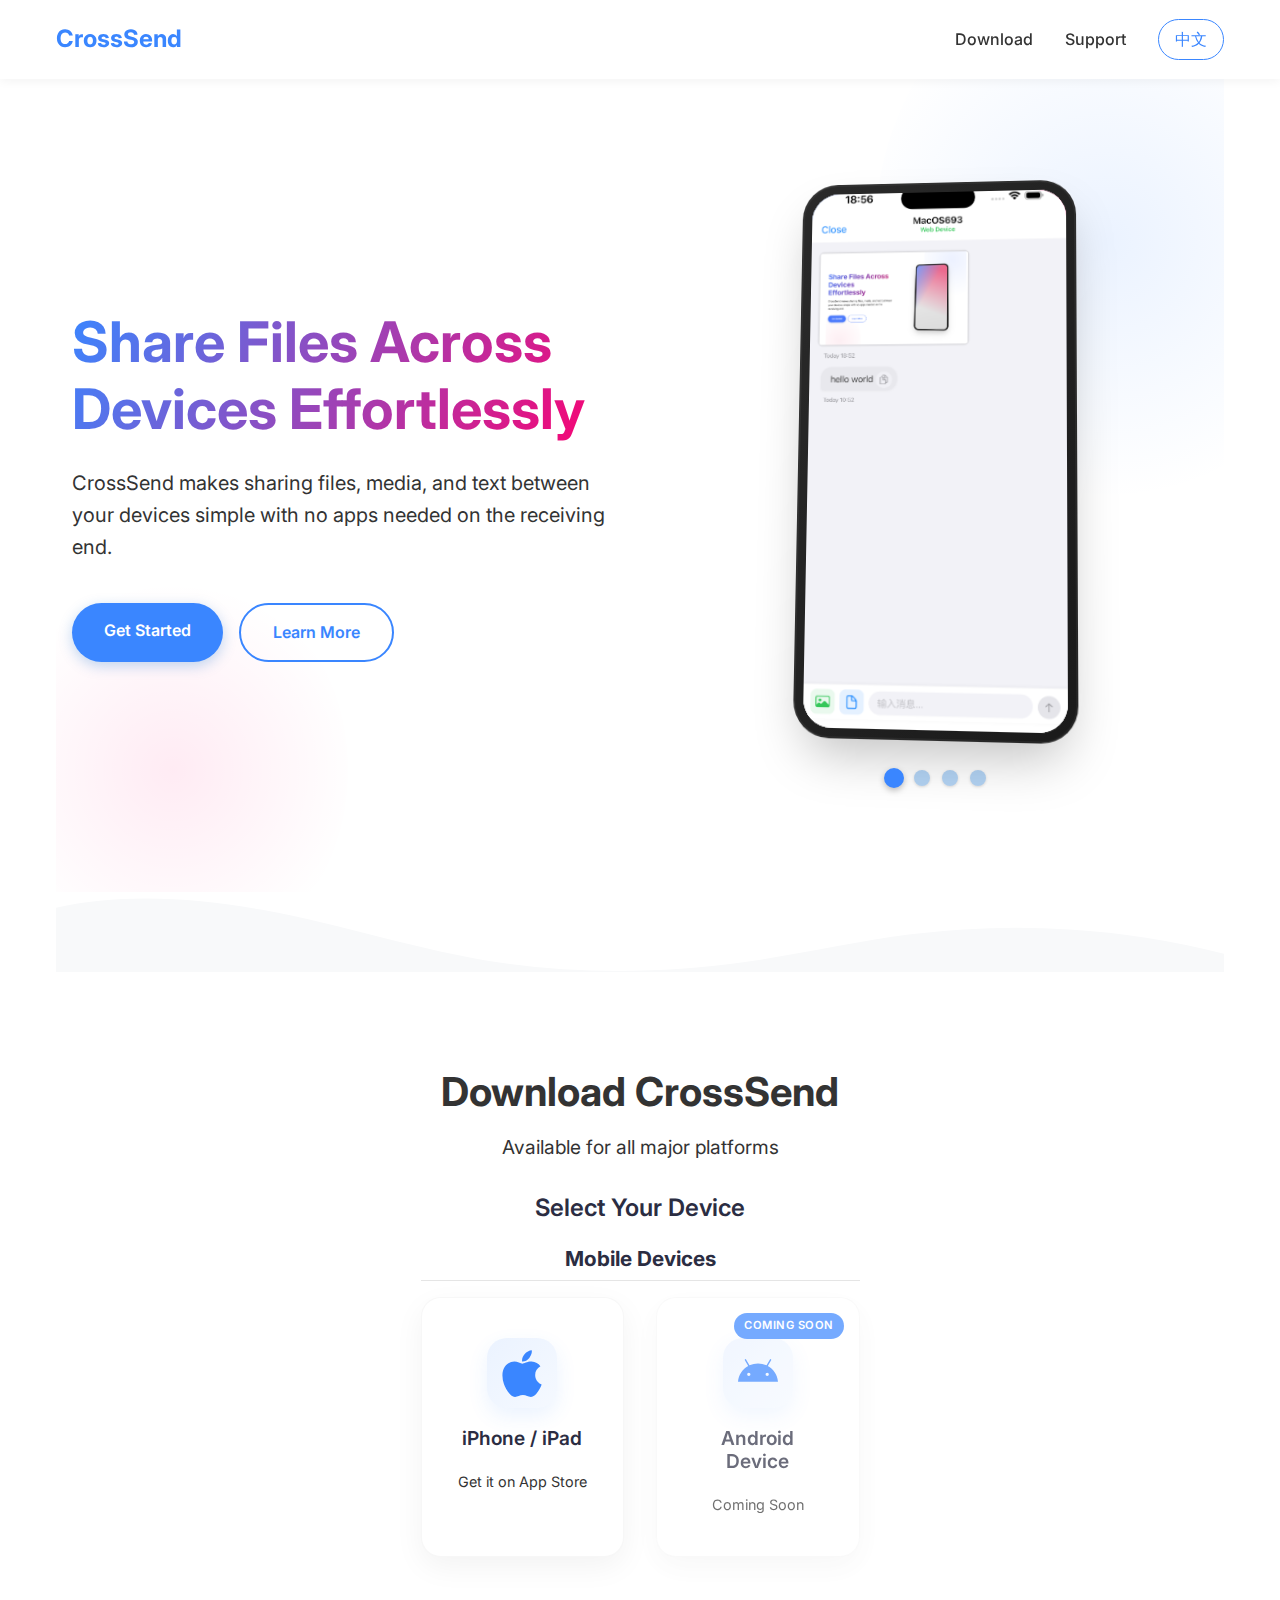
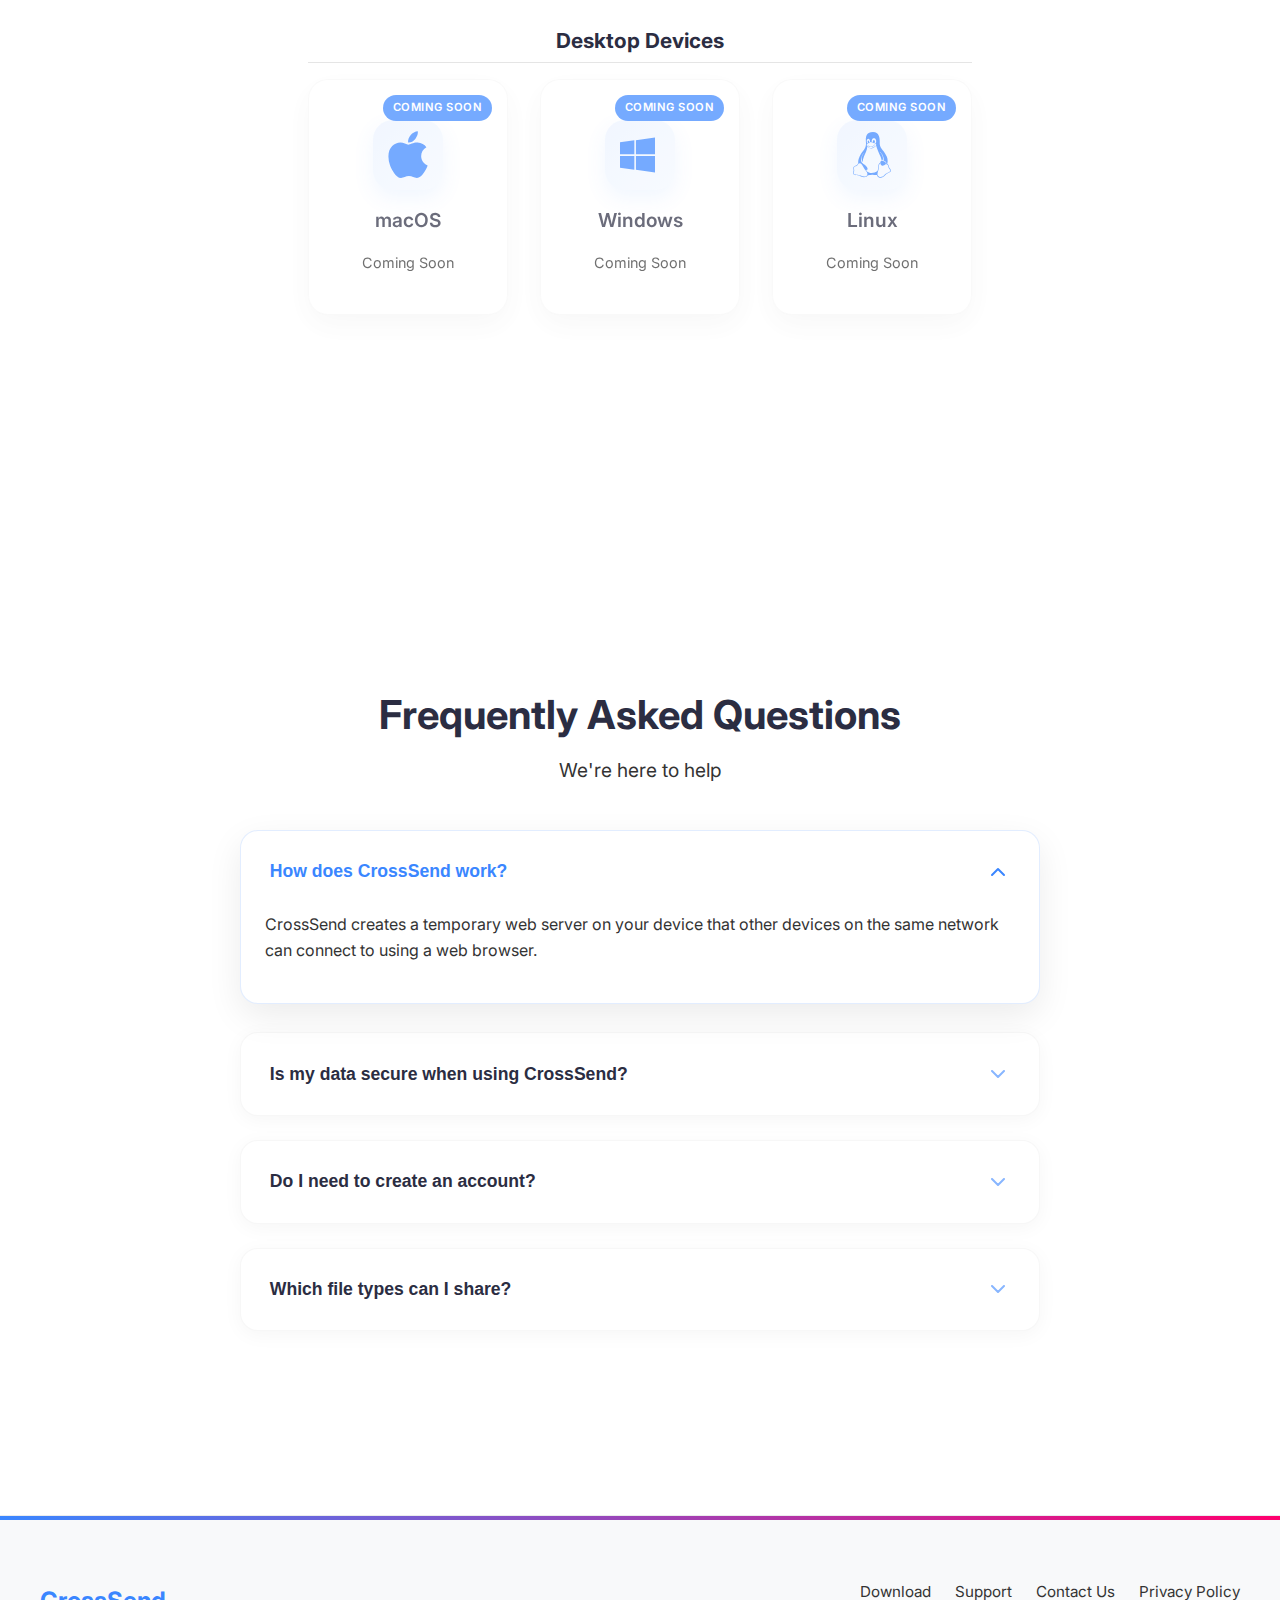
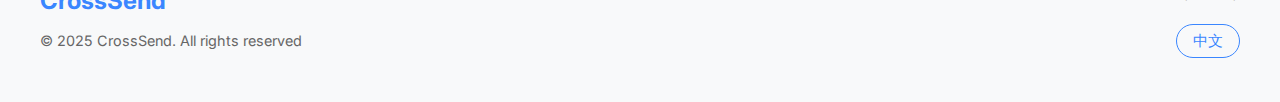
<file: index.html>
<!DOCTYPE html><html lang="en"> <head><meta charset="UTF-8"><meta name="viewport" content="width=device-width"><meta name="generator" content="Astro v5.7.12"><meta name="description" content="CrossSend makes sharing files, media, and text between your devices simple with no apps needed on the receiving end."><link rel="alternate" hreflang="en" href="https://linrong.github.io/"><link rel="alternate" hreflang="zh" href="https://linrong.github.io/zh"><title>CrossSend</title><link rel="preconnect" href="https://fonts.googleapis.com"><link rel="preconnect" href="https://fonts.gstatic.com" crossorigin><link href="https://fonts.googleapis.com/css2?family=Inter:wght@300;400;500;600;700&display=swap" rel="stylesheet"><link rel="stylesheet" href="/_astro/index.BpEndn-e.css">
<link rel="stylesheet" href="/_astro/contact.KEWBjSPP.css">
<style>.modern-container[data-astro-cid-j7pv25f6]{max-width:100%}.spacer[data-astro-cid-j7pv25f6]{height:6rem}@media (max-width: 768px){.spacer[data-astro-cid-j7pv25f6]{height:4rem}}
</style></head> <body> <header class="minimal-header" data-astro-cid-utfei7nu> <div class="header-container" data-astro-cid-utfei7nu> <div class="logo" data-astro-cid-utfei7nu> <a href="/" data-astro-cid-utfei7nu>CrossSend</a> </div> <nav data-astro-cid-utfei7nu>  <a href="#download" data-astro-cid-utfei7nu>Download</a> <a href="#faq" data-astro-cid-utfei7nu>Support</a>  <a href="/zh" class="lang-switch" data-astro-cid-utfei7nu>中文</a> </nav> </div> </header>  <main>  <div class="modern-container" data-astro-cid-j7pv25f6> <section class="minimal-hero" data-astro-cid-tinpwqrf> <div class="content" data-astro-cid-tinpwqrf> <h1 data-astro-cid-tinpwqrf>Share Files Across Devices Effortlessly</h1> <p class="subtitle" data-astro-cid-tinpwqrf>CrossSend makes sharing files, media, and text between your devices simple with no apps needed on the receiving end.</p> <div class="cta-buttons" data-astro-cid-tinpwqrf> <a href="#download" class="btn btn-primary" data-astro-cid-tinpwqrf>Get Started</a> <a href="#faq" class="btn btn-secondary" data-astro-cid-tinpwqrf>Learn More</a> </div> </div> <div class="hero-image" data-astro-cid-tinpwqrf> <div class="phone-container" data-astro-cid-tinpwqrf> <div class="device-mockup" data-astro-cid-tinpwqrf> <div class="device-screen" data-astro-cid-tinpwqrf> <div class="app-ui use-animation" data-astro-cid-tinpwqrf> <div class="screenshot-container" data-astro-cid-tinpwqrf> <img src="/_astro/chat.Blp2bw5m.png" alt="CrossSend App Interface" class="active" loading="eager" fetchpriority="high" data-astro-cid-tinpwqrf> <img src="/_astro/connection.BgJc87HZ.png" alt="Connection Info Screen" loading="lazy" data-astro-cid-tinpwqrf> <img src="/_astro/devicelist.DnPKrW2q.png" alt="Device List Screen" loading="lazy" data-astro-cid-tinpwqrf> <img src="/_astro/safari.BigbZtci.png" alt="Safari Integration" loading="lazy" data-astro-cid-tinpwqrf> </div> </div> </div> </div> <!-- 导航圆点 --> <div class="carousel-dots" data-astro-cid-tinpwqrf> <button class="dot active" aria-label="第1张图片" data-index="0" data-astro-cid-tinpwqrf></button> <button class="dot" aria-label="第2张图片" data-index="1" data-astro-cid-tinpwqrf></button> <button class="dot" aria-label="第3张图片" data-index="2" data-astro-cid-tinpwqrf></button> <button class="dot" aria-label="第4张图片" data-index="3" data-astro-cid-tinpwqrf></button> </div> </div> </div> </section> <script type="module">document.addEventListener("DOMContentLoaded",()=>{const l=document.querySelector(".phone-container"),o=l.querySelectorAll(".screenshot-container img"),a=l.querySelectorAll(".carousel-dots .dot");let n=0,c;function u(){const s=[];return o.forEach((e,t)=>{if(e.complete)t===0&&(e.classList.add("active"),a[0].classList.add("active"));else{const r=new Promise(d=>{e.onload=()=>{d(),t===0&&(e.classList.add("active"),a[0].classList.add("active"))},e.onerror=()=>d()});s.push(r)}}),Promise.all(s)}function i(s){document.querySelector(".app-ui").classList.remove("use-animation"),o.forEach(t=>{t.style.animation="none",t.classList.remove("active")}),a.forEach(t=>{t.classList.remove("active")}),n=s,o[n].classList.add("active"),a[n].classList.add("active"),c&&(clearInterval(c),c=setInterval(()=>{i((n+1)%o.length)},4e3))}a.forEach((s,e)=>{s.addEventListener("click",()=>{i(e)})});function v(){window.matchMedia("(prefers-reduced-motion: no-preference)").matches?o.forEach((e,t)=>{e.addEventListener("transitionrun",()=>{e.classList.contains("active")&&(a.forEach(r=>r.classList.remove("active")),a[t].classList.add("active"),n=t)})}):c=setInterval(()=>{i((n+1)%o.length)},4e3)}u().then(()=>{v()})});</script>  <div class="divider-section" data-astro-cid-itnclugy> <div class="divider-shape" data-astro-cid-itnclugy> <svg viewBox="0 0 1200 120" preserveAspectRatio="none" data-astro-cid-itnclugy> <path d="M321.39,56.44c58-10.79,114.16-30.13,172-41.86,82.39-16.72,168.19-17.73,250.45-.39C823.78,31,906.67,72,985.66,92.83c70.05,18.48,146.53,26.09,214.34,3V0H0V27.35A600.21,600.21,0,0,0,321.39,56.44Z" data-astro-cid-itnclugy></path> </svg> </div> </div>  <section id="download" class="minimal-download" data-astro-cid-cstctnko> <h2 data-astro-cid-cstctnko>Download CrossSend</h2> <p class="subtitle" data-astro-cid-cstctnko>Available for all major platforms</p> <div class="device-selection" data-astro-cid-cstctnko> <h3 data-astro-cid-cstctnko>Select Your Device</h3> <div class="platforms" data-astro-cid-cstctnko> <!-- 移动设备 --> <div class="platform-category" data-astro-cid-cstctnko> <h4 data-astro-cid-cstctnko>Mobile Devices</h4> <div class="device-cards" data-astro-cid-cstctnko> <!-- iOS平台 --> <a href="https://apps.apple.com/app/id-placeholder" class="platform-card" target="_blank" rel="noopener" data-astro-cid-cstctnko> <div class="platform-icon" data-astro-cid-cstctnko> <svg xmlns="http://www.w3.org/2000/svg" viewBox="0 0 384 512" fill="currentColor" data-astro-cid-cstctnko> <path d="M318.7 268.7c-.2-36.7 16.4-64.4 50-84.8-18.8-26.9-47.2-41.7-84.7-44.6-35.5-2.8-74.3 20.7-88.5 20.7-15 0-49.4-19.7-76.4-19.7C63.3 141.2 4 184.8 4 273.5q0 39.3 14.4 81.2c12.8 36.7 59 126.7 107.2 125.2 25.2-.6 43-17.9 75.8-17.9 31.8 0 48.3 17.9 76.4 17.9 48.6-.7 90.4-82.5 102.6-119.3-65.2-30.7-61.7-90-61.7-91.9zm-56.6-164.2c27.3-32.4 24.8-61.9 24-72.5-24.1 1.4-52 16.4-67.9 34.9-17.5 19.8-27.8 44.3-25.6 71.9 26.1 2 49.9-11.4 69.5-34.3z" data-astro-cid-cstctnko></path> </svg> </div> <h5 data-astro-cid-cstctnko>iPhone / iPad</h5> <span class="download-info" data-astro-cid-cstctnko>Get it on App Store</span> </a> <!-- Android平台 --> <div class="platform-card coming-soon-card status-development" data-platform="android" data-astro-cid-cstctnko> <div class="platform-icon" data-astro-cid-cstctnko> <svg xmlns="http://www.w3.org/2000/svg" viewBox="0 0 576 512" fill="currentColor" data-astro-cid-cstctnko> <path d="M420.55 301.93a24 24 0 1 1 24-24 24 24 0 0 1 -24 24m-265.1 0a24 24 0 1 1 24-24 24 24 0 0 1 -24 24m273.7-144.48 47.94-83a10 10 0 1 0 -17.27-10l-48.54 84.07a301.25 301.25 0 0 0 -246.56 0l-48.54-84.07a10 10 0 1 0 -17.27 10l47.94 83C64.53 202.22 8.24 285.55 0 384H576c-8.24-98.45-64.54-181.78-146.85-226.55" data-astro-cid-cstctnko></path> </svg> </div> <h5 data-astro-cid-cstctnko>Android Device</h5> <div class="coming-soon-badge" data-astro-cid-cstctnko>Coming Soon</div>  <span class="download-info" data-astro-cid-cstctnko>Coming Soon</span> </div> </div> </div> <!-- 桌面设备 --> <div class="platform-category" data-astro-cid-cstctnko> <h4 data-astro-cid-cstctnko>Desktop Devices</h4> <div class="device-cards" data-astro-cid-cstctnko> <!-- macOS平台 --> <div class="platform-card coming-soon-card status-development" data-platform="macos" data-astro-cid-cstctnko> <div class="platform-icon" data-astro-cid-cstctnko> <svg xmlns="http://www.w3.org/2000/svg" viewBox="0 0 384 512" fill="currentColor" data-astro-cid-cstctnko> <path d="M318.7 268.7c-.2-36.7 16.4-64.4 50-84.8-18.8-26.9-47.2-41.7-84.7-44.6-35.5-2.8-74.3 20.7-88.5 20.7-15 0-49.4-19.7-76.4-19.7C63.3 141.2 4 184.8 4 273.5q0 39.3 14.4 81.2c12.8 36.7 59 126.7 107.2 125.2 25.2-.6 43-17.9 75.8-17.9 31.8 0 48.3 17.9 76.4 17.9 48.6-.7 90.4-82.5 102.6-119.3-65.2-30.7-61.7-90-61.7-91.9zm-56.6-164.2c27.3-32.4 24.8-61.9 24-72.5-24.1 1.4-52 16.4-67.9 34.9-17.5 19.8-27.8 44.3-25.6 71.9 26.1 2 49.9-11.4 69.5-34.3z" data-astro-cid-cstctnko></path> </svg> </div> <h5 data-astro-cid-cstctnko>macOS</h5> <div class="coming-soon-badge" data-astro-cid-cstctnko>Coming Soon</div>  <span class="download-info" data-astro-cid-cstctnko>Coming Soon</span> </div> <!-- Windows平台 --> <div class="platform-card coming-soon-card status-development" data-platform="windows" data-astro-cid-cstctnko> <div class="platform-icon" data-astro-cid-cstctnko> <svg xmlns="http://www.w3.org/2000/svg" viewBox="0 0 512 512" fill="currentColor" data-astro-cid-cstctnko> <path d="M0 93.7l183.6-25.3v177.4H0V93.7zm0 324.6l183.6 25.3V268.4H0v149.9zm203.8 28L448 480V268.4H203.8v177.9zm0-380.6v180.1H448V32L203.8 65.7z" data-astro-cid-cstctnko></path> </svg> </div> <h5 data-astro-cid-cstctnko>Windows</h5> <div class="coming-soon-badge" data-astro-cid-cstctnko>Coming Soon</div>  <span class="download-info" data-astro-cid-cstctnko>Coming Soon</span> </div> <!-- Linux平台 --> <div class="platform-card coming-soon-card status-development" data-platform="linux" data-astro-cid-cstctnko> <div class="platform-icon" data-astro-cid-cstctnko> <svg xmlns="http://www.w3.org/2000/svg" viewBox="0 0 448 512" fill="currentColor" data-astro-cid-cstctnko> <path d="M220.8 123.3c1 .5 1.8 1.7 3 1.7 1.1 0 2.8-.4 2.9-1.5.2-1.4-1.9-2.3-3.2-2.9-1.7-.7-3.9-1-5.5-.1-.4.2-.8.7-.6 1.1.3 1.3 2.3 1.1 3.4 1.7zm-21.9 1.7c1.2 0 2-1.2 3-1.7 1.1-.6 3.1-.4 3.5-1.6.2-.4-.2-.9-.6-1.1-1.6-.9-3.8-.6-5.5.1-1.3.6-3.4 1.5-3.2 2.9.1 1 1.8 1.5 2.8 1.4zM420 403.8c-3.6-4-5.3-11.6-7.2-19.7-1.8-8.1-3.9-16.8-10.5-22.4-1.3-1.1-2.6-2.1-4-2.9-1.3-.8-2.7-1.5-4.1-2 9.2-27.3 5.6-54.5-3.7-79.1-11.4-30.1-31.3-56.4-46.5-74.4-17.1-21.5-33.7-41.9-33.4-72C311.1 85.4 315.7.1 234.8 0 132.4-.2 158 103.4 156.9 135.2c-1.7 23.4-6.4 41.8-22.5 64.7-18.9 22.5-45.5 58.8-58.1 96.7-6 17.9-8.8 36.1-6.2 53.3-6.5 5.8-11.4 14.7-16.6 20.2-4.2 4.3-10.3 5.9-17 8.3s-14 6-18.5 14.5c-2.1 3.9-2.8 8.1-2.8 12.4 0 3.9.6 7.9 1.2 11.8 1.2 8.1 2.5 15.7.8 20.8-5.2 14.4-5.9 24.4-2.2 31.7 3.8 7.3 11.4 10.5 20.1 12.3 17.3 3.6 40.8 2.7 59.3 12.5 19.8 10.4 39.9 14.1 55.9 10.4 11.6-2.6 21.1-9.6 25.9-20.2 12.5-.1 26.3-5.4 48.3-6.6 14.9-1.2 33.6 5.3 55.1 4.1.6 2.3 1.4 4.6 2.5 6.7v.1c8.3 16.7 23.8 24.3 40.3 23 16.6-1.3 34.1-11 48.3-27.9 13.6-16.4 36-23.2 50.9-32.2 7.4-4.5 13.4-10.1 13.9-18.3.4-8.2-4.4-17.3-15.5-29.7zM223.7 87.3c9.8-22.2 34.2-21.8 44-.4 6.5 14.2 3.6 30.9-4.3 40.4-1.6-.8-5.9-2.6-12.6-4.9 1.1-1.2 3.1-2.7 3.9-4.6 4.8-11.8-.2-27-9.1-27.3-7.3-.5-13.9 10.8-11.8 23-4.1-2-9.4-3.5-13-4.4-1-6.9-.3-14.6 2.9-21.8zM183 75.8c10.1 0 20.8 14.2 19.1 33.5-3.5 1-7.1 2.5-10.2 4.6 1.2-8.9-3.3-20.1-9.6-19.6-8.4.7-9.8 21.2-1.8 28.1 1 .8 1.9-.2-5.9 5.5-15.6-14.6-10.5-52.1 8.4-52.1zm-13.6 60.7c6.2-4.6 13.6-10 14.1-10.5 4.7-4.4 13.5-14.2 27.9-14.2 7.1 0 15.6 2.3 25.9 8.9 6.3 4.1 11.3 4.4 22.6 9.3 8.4 3.5 13.7 9.7 10.5 18.2-2.6 7.1-11 14.4-22.7 18.1-11.1 3.6-19.8 16-38.2 14.9-3.9-.2-7-1-9.6-2.1-8-3.5-12.2-10.4-20-15-8.6-4.8-13.2-10.4-14.7-15.3-1.4-4.9 0-9 4.2-12.3zm3.3 334c-2.7 35.1-43.9 34.4-75.3 18-29.9-15.8-68.6-6.5-76.5-21.9-2.4-4.7-2.4-12.7 2.6-26.4v-.2c2.4-7.6.6-16-.6-23.9-1.2-7.8-1.8-15 .9-20 3.5-6.7 8.5-9.1 14.8-11.3 10.3-3.7 11.8-3.4 19.6-9.9 5.5-5.7 9.5-12.9 14.3-18 5.1-5.5 10-8.1 17.7-6.9 8.1 1.2 15.1 6.8 21.9 16l19.6 35.6c9.5 19.9 43.1 48.4 41 68.9zm-1.4-25.9c-4.1-6.6-9.6-13.6-14.4-19.6 7.1 0 14.2-2.2 16.7-8.9 2.3-6.2 0-14.9-7.4-24.9-13.5-18.2-38.3-32.5-38.3-32.5-13.5-8.4-21.1-18.7-24.6-29.9s-3-23.3-.3-35.2c5.2-22.9 18.6-45.2 27.2-59.2 2.3-1.7.8 3.2-8.7 20.8-8.5 16.1-24.4 53.3-2.6 82.4.6-20.7 5.5-41.8 13.8-61.5 12-27.4 37.3-74.9 39.3-112.7 1.1.8 4.6 3.2 6.2 4.1 4.6 2.7 8.1 6.7 12.6 10.3 12.4 10 28.5 9.2 42.4 1.2 6.2-3.5 11.2-7.5 15.9-9 9.9-3.1 17.8-8.6 22.3-15 7.7 30.4 25.7 74.3 37.2 95.7 6.1 11.4 18.3 35.5 23.6 64.6 3.3-.1 7 .4 10.9 1.4 13.8-35.7-11.7-74.2-23.3-84.9-4.7-4.6-4.9-6.6-2.6-6.5 12.6 11.2 29.2 33.7 35.2 59 2.8 11.6 3.3 23.7.4 35.7 16.4 6.8 35.9 17.9 30.7 34.8-2.2-.1-3.2 0-4.2 0 3.2-10.1-3.9-17.6-22.8-26.1-19.6-8.6-36-8.6-38.3 12.5-12.1 4.2-18.3 14.7-21.4 27.3-2.8 11.2-3.6 24.7-4.4 39.9-.5 7.7-3.6 18-6.8 29-32.1 22.9-76.7 32.9-114.3 7.2zm257.4-11.5c-.9 16.8-41.2 19.9-63.2 46.5-13.2 15.7-29.4 24.4-43.6 25.5s-26.5-4.8-33.7-19.3c-4.7-11.1-2.4-23.1 1.1-36.3 3.7-14.2 9.2-28.8 9.9-40.6.8-15.2 1.7-28.5 4.2-38.7 2.6-10.3 6.6-17.2 13.7-21.1.3-.2.7-.3 1-.5.8 13.2 7.3 26.6 18.8 29.5 12.6 3.3 30.7-7.5 38.4-16.3 9-.3 15.7-.9 22.6 5.1 9.9 8.5 7.1 30.3 17.1 41.6 10.6 11.6 14 19.5 13.7 24.6zM173.3 148.7c2 1.9 4.7 4.5 8 7.1 6.6 5.2 15.8 10.6 27.3 10.6 11.6 0 22.5-5.9 31.8-10.8 4.9-2.6 10.9-7 14.8-10.4s5.9-6.3 3.1-6.6-2.6 2.6-6 5.1c-4.4 3.2-9.7 7.4-13.9 9.8-7.4 4.2-19.5 10.2-29.9 10.2s-18.7-4.8-24.9-9.7c-5.2-4.1-8.3-8.3-8.3-8.3s-1.2 1.6-.7 2.1.9.9.7.9z" data-astro-cid-cstctnko></path> </svg> </div> <h5 data-astro-cid-cstctnko>Linux</h5> <div class="coming-soon-badge" data-astro-cid-cstctnko>Coming Soon</div>  <span class="download-info" data-astro-cid-cstctnko>Coming Soon</span> </div> </div> </div> </div> </div> </section>   <div class="spacer" data-astro-cid-j7pv25f6></div> <section id="faq" class="minimal-faq" data-astro-cid-esp2gzau> <h2 data-astro-cid-esp2gzau>Frequently Asked Questions</h2> <p class="subtitle" data-astro-cid-esp2gzau>We&#39;re here to help</p> <div class="faq-container" data-astro-cid-esp2gzau> <div class="faq-item" data-astro-cid-esp2gzau> <button class="faq-question" data-astro-cid-esp2gzau> <span data-astro-cid-esp2gzau>How does CrossSend work?</span> <svg xmlns="http://www.w3.org/2000/svg" width="24" height="24" viewBox="0 0 24 24" fill="none" stroke="currentColor" stroke-width="2" stroke-linecap="round" stroke-linejoin="round" data-astro-cid-esp2gzau> <polyline points="6 9 12 15 18 9" data-astro-cid-esp2gzau></polyline> </svg> </button> <div class="faq-answer" data-astro-cid-esp2gzau> <p data-astro-cid-esp2gzau>CrossSend creates a temporary web server on your device that other devices on the same network can connect to using a web browser. </p> </div> </div><div class="faq-item" data-astro-cid-esp2gzau> <button class="faq-question" data-astro-cid-esp2gzau> <span data-astro-cid-esp2gzau>Is my data secure when using CrossSend?</span> <svg xmlns="http://www.w3.org/2000/svg" width="24" height="24" viewBox="0 0 24 24" fill="none" stroke="currentColor" stroke-width="2" stroke-linecap="round" stroke-linejoin="round" data-astro-cid-esp2gzau> <polyline points="6 9 12 15 18 9" data-astro-cid-esp2gzau></polyline> </svg> </button> <div class="faq-answer" data-astro-cid-esp2gzau> <p data-astro-cid-esp2gzau>Yes. All transfers happen only on your local network and the data never passes through any external servers.</p> </div> </div><div class="faq-item" data-astro-cid-esp2gzau> <button class="faq-question" data-astro-cid-esp2gzau> <span data-astro-cid-esp2gzau>Do I need to create an account?</span> <svg xmlns="http://www.w3.org/2000/svg" width="24" height="24" viewBox="0 0 24 24" fill="none" stroke="currentColor" stroke-width="2" stroke-linecap="round" stroke-linejoin="round" data-astro-cid-esp2gzau> <polyline points="6 9 12 15 18 9" data-astro-cid-esp2gzau></polyline> </svg> </button> <div class="faq-answer" data-astro-cid-esp2gzau> <p data-astro-cid-esp2gzau>No. CrossSend doesn&#39;t require any accounts, registration, or personal information.</p> </div> </div><div class="faq-item" data-astro-cid-esp2gzau> <button class="faq-question" data-astro-cid-esp2gzau> <span data-astro-cid-esp2gzau>Which file types can I share?</span> <svg xmlns="http://www.w3.org/2000/svg" width="24" height="24" viewBox="0 0 24 24" fill="none" stroke="currentColor" stroke-width="2" stroke-linecap="round" stroke-linejoin="round" data-astro-cid-esp2gzau> <polyline points="6 9 12 15 18 9" data-astro-cid-esp2gzau></polyline> </svg> </button> <div class="faq-answer" data-astro-cid-esp2gzau> <p data-astro-cid-esp2gzau>You can share virtually any file type, including documents, images, videos, audio files, and more.</p> </div> </div> </div> </section> <script type="module">document.addEventListener("DOMContentLoaded",()=>{const t=document.querySelectorAll(".faq-question");t.forEach(c=>{c.addEventListener("click",()=>{const e=c.parentElement,s=e.querySelector(".faq-answer"),n=e.classList.contains("active");document.querySelectorAll(".faq-item").forEach(a=>{a!==e&&(a.classList.remove("active"),a.querySelector(".faq-answer").style.maxHeight=null)}),n?(e.classList.remove("active"),s.style.maxHeight=null):(e.classList.add("active"),s.style.maxHeight=s.scrollHeight+"px")})}),t.length>0&&t[0].click()});</script>  </div>  </main> <footer class="minimal-footer" data-astro-cid-wzsdttsf> <div class="footer-container" data-astro-cid-wzsdttsf> <div class="footer-brand" data-astro-cid-wzsdttsf> <a href="/" class="logo" data-astro-cid-wzsdttsf>CrossSend</a> <p class="copyright" data-astro-cid-wzsdttsf>&copy; 2025 CrossSend. All rights reserved</p> </div> <div class="footer-nav" data-astro-cid-wzsdttsf> <div class="footer-links" data-astro-cid-wzsdttsf> <a href="#download" data-astro-cid-wzsdttsf>Download</a> <a href="#faq" data-astro-cid-wzsdttsf>Support</a> <a href="/contact" data-astro-cid-wzsdttsf>Contact Us</a> <a href="/privacy" data-astro-cid-wzsdttsf>Privacy Policy</a> </div> <div class="language-switch" data-astro-cid-wzsdttsf> <a href="/zh" data-astro-cid-wzsdttsf>中文</a> </div> </div> </div> </footer>  </body></html>
</file>
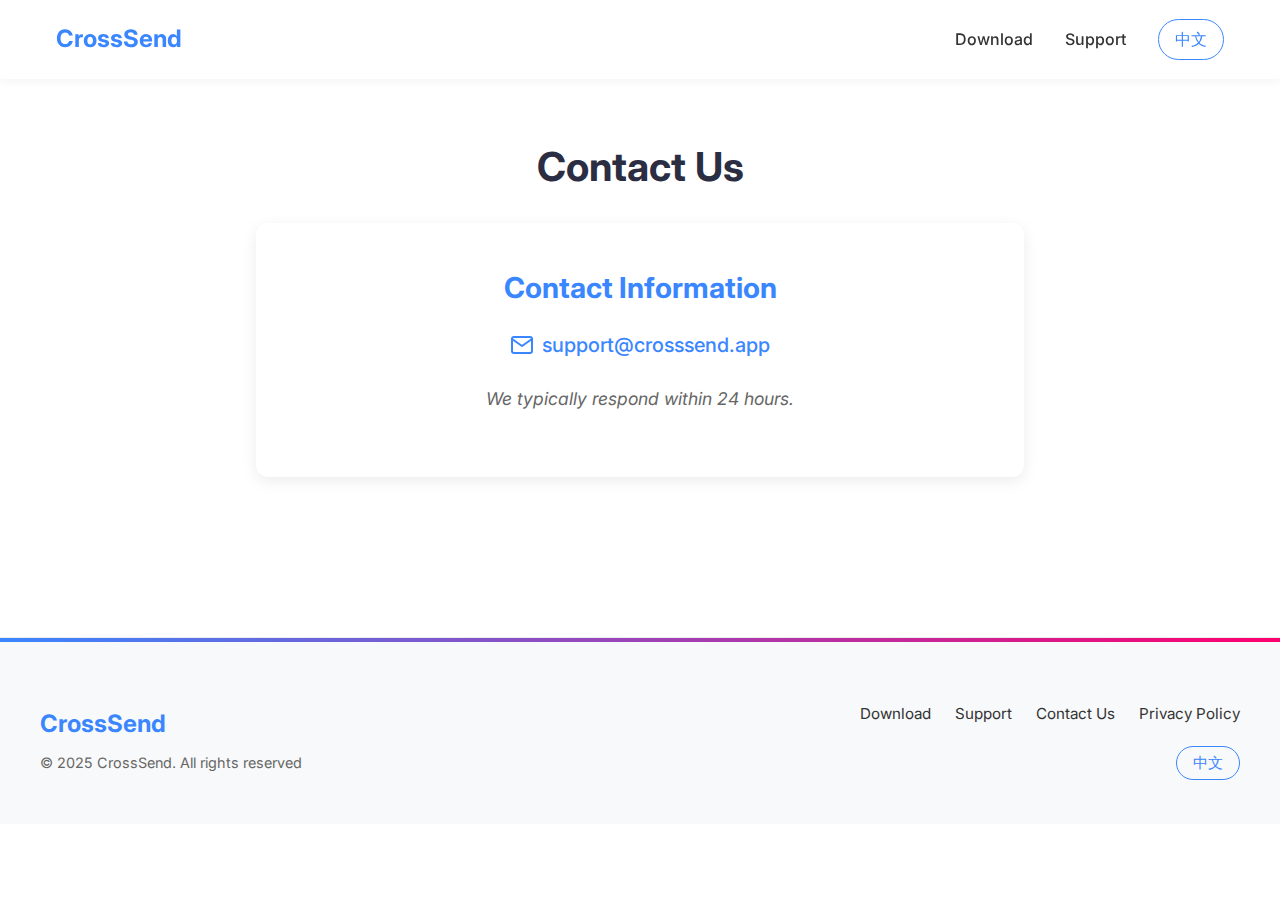
<file: contact/index.html>
<!DOCTYPE html><html lang="en"> <head><meta charset="UTF-8"><meta name="viewport" content="width=device-width"><meta name="generator" content="Astro v5.7.12"><meta name="description" content="We typically respond within 24 hours."><link rel="alternate" hreflang="en" href="https://crosssend.app/contact"><link rel="alternate" hreflang="zh" href="https://crosssend.app/zh/contact"><title>Contact Us - CrossSend</title><link rel="preconnect" href="https://fonts.googleapis.com"><link rel="preconnect" href="https://fonts.gstatic.com" crossorigin><link href="https://fonts.googleapis.com/css2?family=Inter:wght@300;400;500;600;700&display=swap" rel="stylesheet"><!-- Cloudflare Web Analytics --><script defer src="https://static.cloudflareinsights.com/beacon.min.js" data-cf-beacon="{&quot;token&quot;: &quot;10482197687a4546a68892ba7a7d340e&quot;}"></script><!-- End Cloudflare Web Analytics --><style>.modern-container[data-astro-cid-uw5kdbxl]{max-width:100%}.contact-container[data-astro-cid-uw5kdbxl]{max-width:800px;margin:0 auto;padding:4rem 1rem;text-align:center}h1[data-astro-cid-uw5kdbxl]{font-size:2.5rem;margin-bottom:2rem;color:var(--secondary-color)}.contact-info-card[data-astro-cid-uw5kdbxl]{background-color:#fff;border-radius:12px;padding:3rem;box-shadow:0 4px 15px #00000014;margin-bottom:2rem}h2[data-astro-cid-uw5kdbxl]{color:var(--primary-color);margin-bottom:1.5rem;font-size:1.8rem}.email-container[data-astro-cid-uw5kdbxl]{display:flex;align-items:center;justify-content:center;gap:.5rem;margin-bottom:1.5rem}.email-container[data-astro-cid-uw5kdbxl] svg[data-astro-cid-uw5kdbxl]{color:var(--primary-color)}.email-container[data-astro-cid-uw5kdbxl] a[data-astro-cid-uw5kdbxl]{font-size:1.25rem;font-weight:500;color:var(--primary-color)}.response-time[data-astro-cid-uw5kdbxl]{color:var(--light-text-color);font-style:italic;font-size:1.1rem;line-height:1.6}@media (max-width: 768px){.contact-container[data-astro-cid-uw5kdbxl]{padding:2rem 1rem}h1[data-astro-cid-uw5kdbxl]{font-size:2rem}.contact-info-card[data-astro-cid-uw5kdbxl]{padding:2rem 1.5rem}h2[data-astro-cid-uw5kdbxl]{font-size:1.5rem}.email-container[data-astro-cid-uw5kdbxl] a[data-astro-cid-uw5kdbxl]{font-size:1.1rem}}
</style>
<link rel="stylesheet" href="/_astro/contact.KEWBjSPP.css"></head> <body> <header class="minimal-header" data-astro-cid-utfei7nu> <div class="header-container" data-astro-cid-utfei7nu> <div class="logo" data-astro-cid-utfei7nu> <a href="/" data-astro-cid-utfei7nu>CrossSend</a> </div> <nav data-astro-cid-utfei7nu>  <a href="#download" data-astro-cid-utfei7nu>Download</a> <a href="#faq" data-astro-cid-utfei7nu>Support</a>  <a href="/zh/contact" class="lang-switch" data-astro-cid-utfei7nu>中文</a> </nav> </div> </header>  <main>  <div class="modern-container" data-astro-cid-uw5kdbxl> <div class="contact-container" data-astro-cid-uw5kdbxl> <h1 data-astro-cid-uw5kdbxl>Contact Us</h1> <div class="contact-info-card" data-astro-cid-uw5kdbxl> <h2 data-astro-cid-uw5kdbxl>Contact Information</h2> <div class="email-container" data-astro-cid-uw5kdbxl> <svg xmlns="http://www.w3.org/2000/svg" width="24" height="24" viewBox="0 0 24 24" fill="none" stroke="currentColor" stroke-width="2" stroke-linecap="round" stroke-linejoin="round" data-astro-cid-uw5kdbxl> <path d="M4 4h16c1.1 0 2 .9 2 2v12c0 1.1-.9 2-2 2H4c-1.1 0-2-.9-2-2V6c0-1.1.9-2 2-2z" data-astro-cid-uw5kdbxl></path> <polyline points="22,6 12,13 2,6" data-astro-cid-uw5kdbxl></polyline> </svg> <a href="mailto:support@crosssend.app" data-astro-cid-uw5kdbxl>support@crosssend.app</a> </div> <p class="response-time" data-astro-cid-uw5kdbxl>We typically respond within 24 hours.</p> </div> </div> </div>  </main> <footer class="minimal-footer" data-astro-cid-wzsdttsf> <div class="footer-container" data-astro-cid-wzsdttsf> <div class="footer-brand" data-astro-cid-wzsdttsf> <a href="/" class="logo" data-astro-cid-wzsdttsf>CrossSend</a> <p class="copyright" data-astro-cid-wzsdttsf>&copy; 2025 CrossSend. All rights reserved</p> </div> <div class="footer-nav" data-astro-cid-wzsdttsf> <div class="footer-links" data-astro-cid-wzsdttsf> <a href="#download" data-astro-cid-wzsdttsf>Download</a> <a href="#faq" data-astro-cid-wzsdttsf>Support</a> <a href="/contact" data-astro-cid-wzsdttsf>Contact Us</a> <a href="/privacy" data-astro-cid-wzsdttsf>Privacy Policy</a> </div> <div class="language-switch" data-astro-cid-wzsdttsf> <a href="/zh/contact" data-astro-cid-wzsdttsf>中文</a> </div> </div> </div> </footer>  </body></html>
</file>
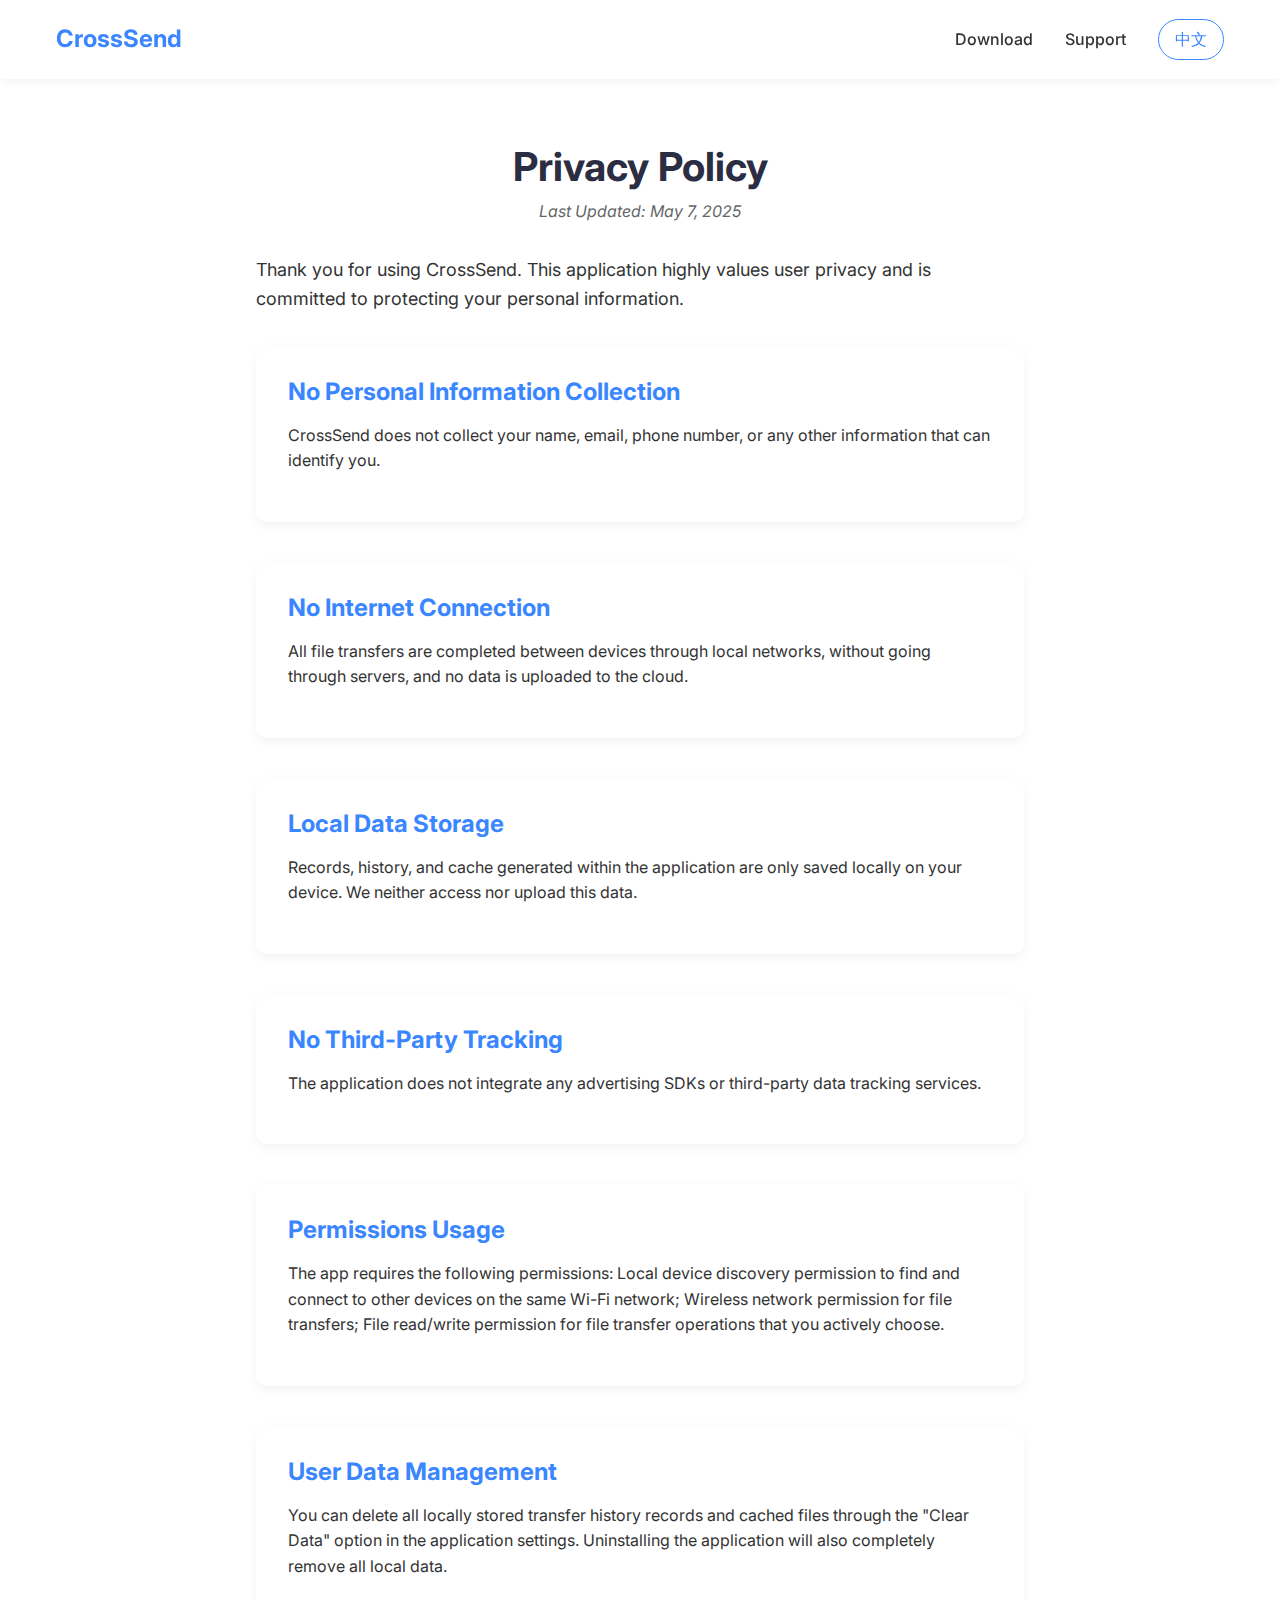
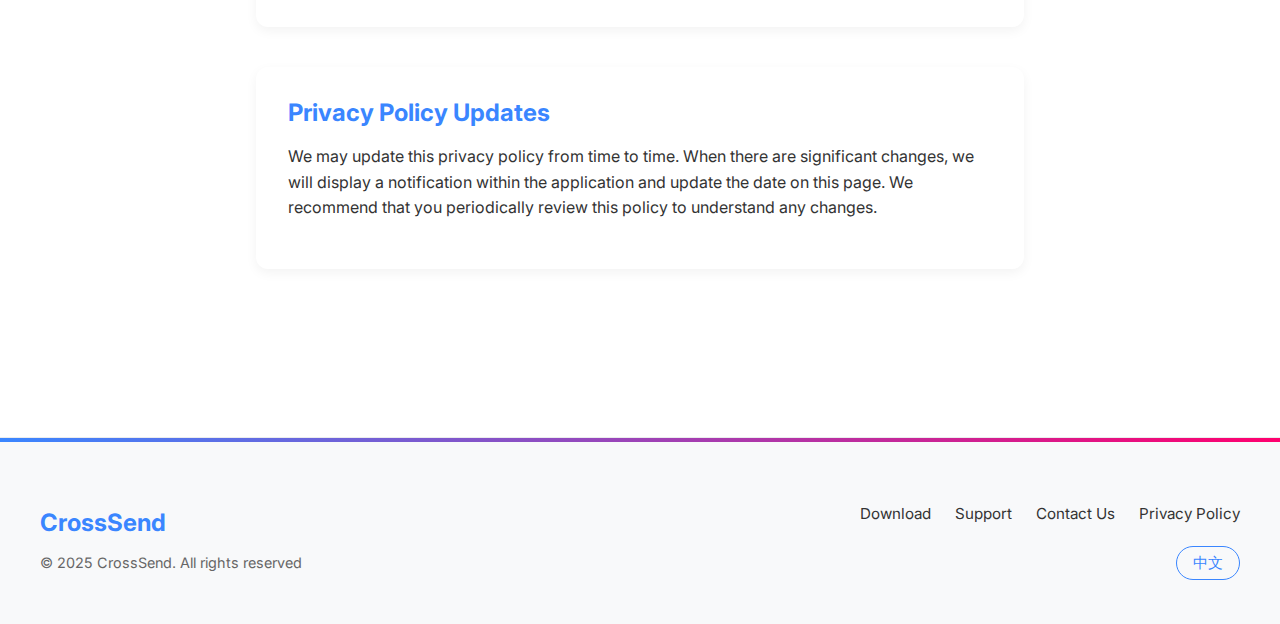
<file: privacy/index.html>
<!DOCTYPE html><html lang="en"> <head><meta charset="UTF-8"><meta name="viewport" content="width=device-width"><meta name="generator" content="Astro v5.7.12"><meta name="description" content="Thank you for using CrossSend. This application highly values user privacy and is committed to protecting your personal information."><link rel="alternate" hreflang="en" href="https://crosssend.app/privacy"><link rel="alternate" hreflang="zh" href="https://crosssend.app/zh/privacy"><title>Privacy Policy - CrossSend</title><link rel="preconnect" href="https://fonts.googleapis.com"><link rel="preconnect" href="https://fonts.gstatic.com" crossorigin><link href="https://fonts.googleapis.com/css2?family=Inter:wght@300;400;500;600;700&display=swap" rel="stylesheet"><!-- Cloudflare Web Analytics --><script defer src="https://static.cloudflareinsights.com/beacon.min.js" data-cf-beacon="{&quot;token&quot;: &quot;10482197687a4546a68892ba7a7d340e&quot;}"></script><!-- End Cloudflare Web Analytics --><style>.modern-container[data-astro-cid-fb3qbcs3]{max-width:100%}.policy[data-astro-cid-fb3qbcs3]{max-width:800px;margin:0 auto;padding:4rem 1rem}.policy[data-astro-cid-fb3qbcs3] h1[data-astro-cid-fb3qbcs3]{font-size:2.5rem;margin-bottom:.5rem;text-align:center}.last-updated[data-astro-cid-fb3qbcs3]{color:var(--light-text-color);margin-bottom:2rem;font-style:italic;text-align:center}.policy-intro[data-astro-cid-fb3qbcs3]{margin-bottom:2rem;font-size:1.125rem}.policy-section[data-astro-cid-fb3qbcs3]{margin-bottom:2.5rem;background-color:#fff;border-radius:12px;padding:2rem;box-shadow:0 4px 12px #0000000d}.policy-section[data-astro-cid-fb3qbcs3] h2[data-astro-cid-fb3qbcs3]{font-size:1.5rem;margin-bottom:1rem;color:var(--primary-color)}.policy-section[data-astro-cid-fb3qbcs3] p[data-astro-cid-fb3qbcs3]{line-height:1.6}@media (max-width: 768px){.policy[data-astro-cid-fb3qbcs3]{padding:2rem 1rem}.policy[data-astro-cid-fb3qbcs3] h1[data-astro-cid-fb3qbcs3]{font-size:2rem}.policy-section[data-astro-cid-fb3qbcs3]{padding:1.5rem}.policy-section[data-astro-cid-fb3qbcs3] h2[data-astro-cid-fb3qbcs3]{font-size:1.25rem}}
</style>
<link rel="stylesheet" href="/_astro/contact.KEWBjSPP.css"></head> <body> <header class="minimal-header" data-astro-cid-utfei7nu> <div class="header-container" data-astro-cid-utfei7nu> <div class="logo" data-astro-cid-utfei7nu> <a href="/" data-astro-cid-utfei7nu>CrossSend</a> </div> <nav data-astro-cid-utfei7nu>  <a href="#download" data-astro-cid-utfei7nu>Download</a> <a href="#faq" data-astro-cid-utfei7nu>Support</a>  <a href="/zh/privacy" class="lang-switch" data-astro-cid-utfei7nu>中文</a> </nav> </div> </header>  <main>  <div class="modern-container" data-astro-cid-fb3qbcs3> <div class="policy" data-astro-cid-fb3qbcs3> <h1 data-astro-cid-fb3qbcs3>Privacy Policy</h1> <p class="last-updated" data-astro-cid-fb3qbcs3>Last Updated: May 7, 2025</p> <div class="policy-intro" data-astro-cid-fb3qbcs3> <p data-astro-cid-fb3qbcs3>Thank you for using CrossSend. This application highly values user privacy and is committed to protecting your personal information.</p> </div> <div class="policy-sections" data-astro-cid-fb3qbcs3> <section class="policy-section" data-astro-cid-fb3qbcs3> <h2 data-astro-cid-fb3qbcs3>No Personal Information Collection</h2> <p data-astro-cid-fb3qbcs3>CrossSend does not collect your name, email, phone number, or any other information that can identify you.</p> </section><section class="policy-section" data-astro-cid-fb3qbcs3> <h2 data-astro-cid-fb3qbcs3>No Internet Connection</h2> <p data-astro-cid-fb3qbcs3>All file transfers are completed between devices through local networks, without going through servers, and no data is uploaded to the cloud.</p> </section><section class="policy-section" data-astro-cid-fb3qbcs3> <h2 data-astro-cid-fb3qbcs3>Local Data Storage</h2> <p data-astro-cid-fb3qbcs3>Records, history, and cache generated within the application are only saved locally on your device. We neither access nor upload this data.</p> </section><section class="policy-section" data-astro-cid-fb3qbcs3> <h2 data-astro-cid-fb3qbcs3>No Third-Party Tracking</h2> <p data-astro-cid-fb3qbcs3>The application does not integrate any advertising SDKs or third-party data tracking services.</p> </section><section class="policy-section" data-astro-cid-fb3qbcs3> <h2 data-astro-cid-fb3qbcs3>Permissions Usage</h2> <p data-astro-cid-fb3qbcs3>The app requires the following permissions: Local device discovery permission to find and connect to other devices on the same Wi-Fi network; Wireless network permission for file transfers; File read/write permission for file transfer operations that you actively choose.</p> </section><section class="policy-section" data-astro-cid-fb3qbcs3> <h2 data-astro-cid-fb3qbcs3>User Data Management</h2> <p data-astro-cid-fb3qbcs3>You can delete all locally stored transfer history records and cached files through the &quot;Clear Data&quot; option in the application settings. Uninstalling the application will also completely remove all local data.</p> </section><section class="policy-section" data-astro-cid-fb3qbcs3> <h2 data-astro-cid-fb3qbcs3>Privacy Policy Updates</h2> <p data-astro-cid-fb3qbcs3>We may update this privacy policy from time to time. When there are significant changes, we will display a notification within the application and update the date on this page. We recommend that you periodically review this policy to understand any changes.</p> </section> </div> </div> </div>  </main> <footer class="minimal-footer" data-astro-cid-wzsdttsf> <div class="footer-container" data-astro-cid-wzsdttsf> <div class="footer-brand" data-astro-cid-wzsdttsf> <a href="/" class="logo" data-astro-cid-wzsdttsf>CrossSend</a> <p class="copyright" data-astro-cid-wzsdttsf>&copy; 2025 CrossSend. All rights reserved</p> </div> <div class="footer-nav" data-astro-cid-wzsdttsf> <div class="footer-links" data-astro-cid-wzsdttsf> <a href="#download" data-astro-cid-wzsdttsf>Download</a> <a href="#faq" data-astro-cid-wzsdttsf>Support</a> <a href="/contact" data-astro-cid-wzsdttsf>Contact Us</a> <a href="/privacy" data-astro-cid-wzsdttsf>Privacy Policy</a> </div> <div class="language-switch" data-astro-cid-wzsdttsf> <a href="/zh/privacy" data-astro-cid-wzsdttsf>中文</a> </div> </div> </div> </footer>  </body></html>
</file>
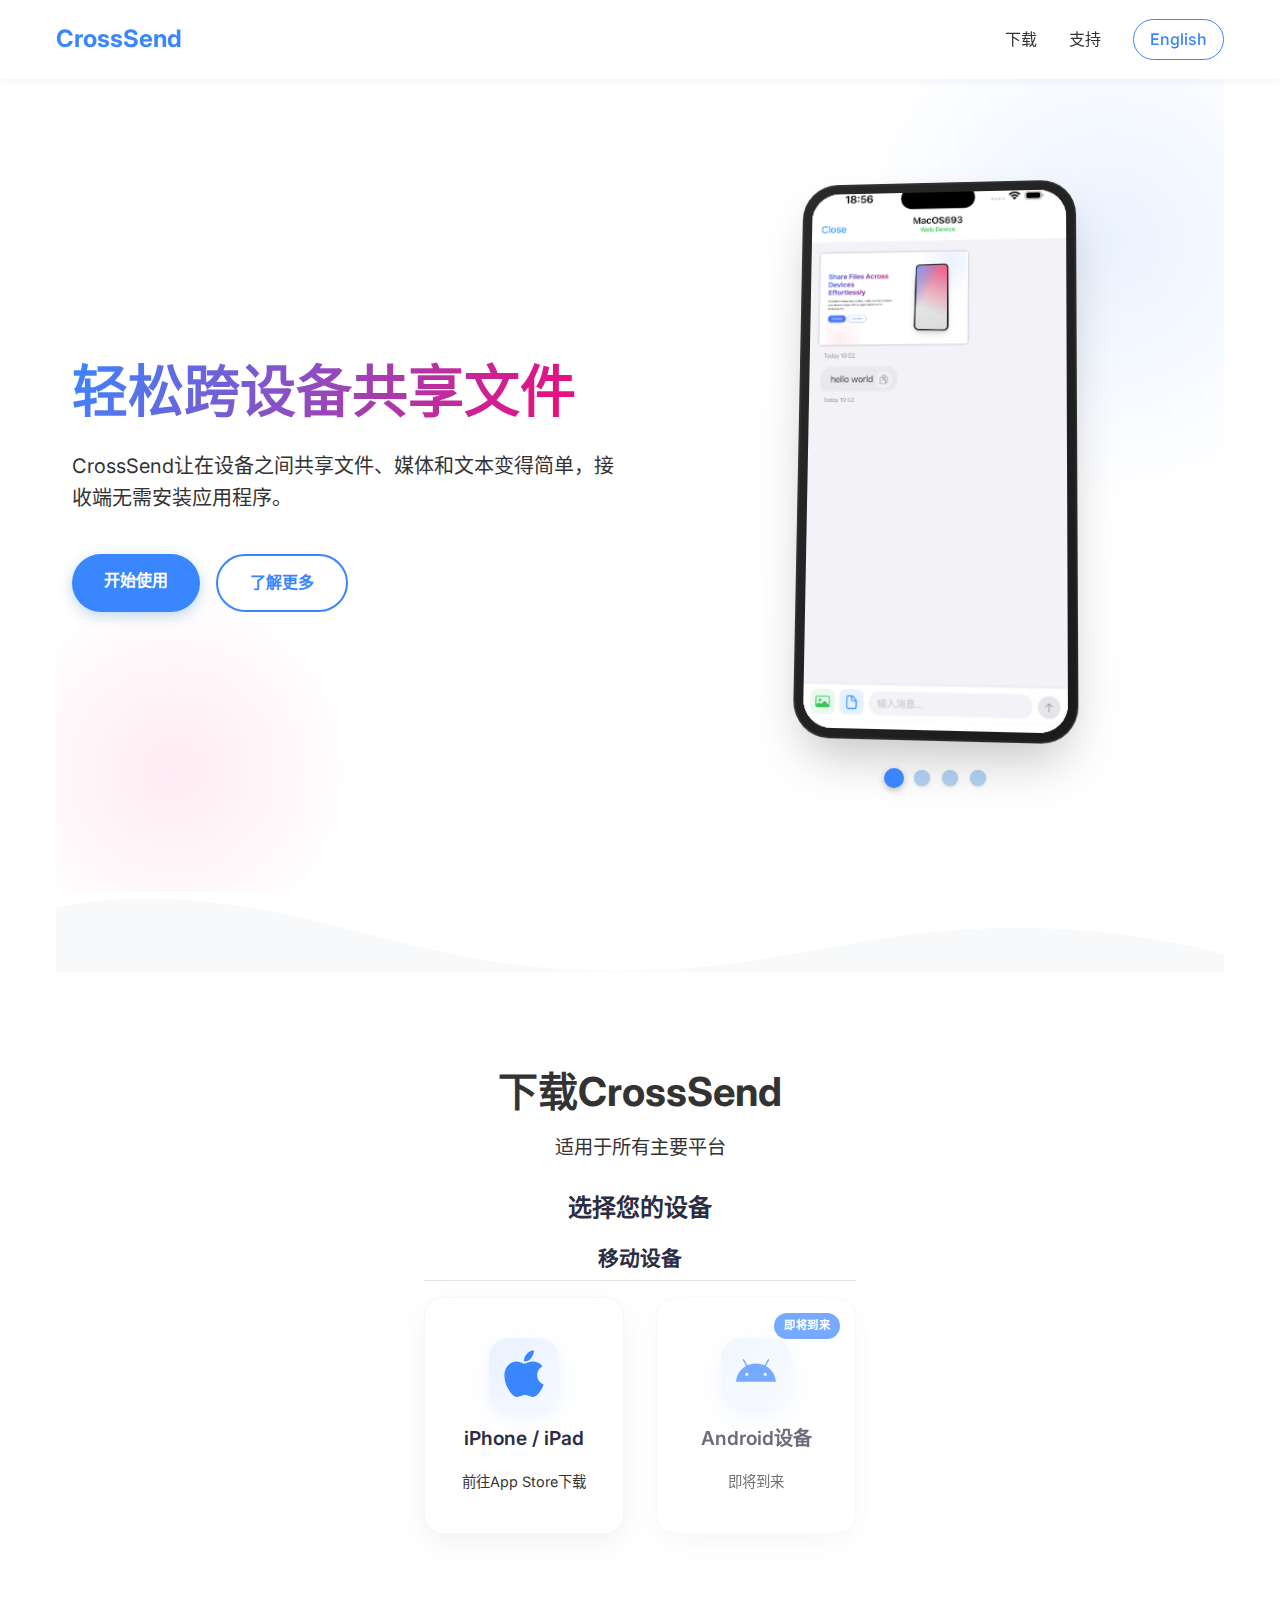
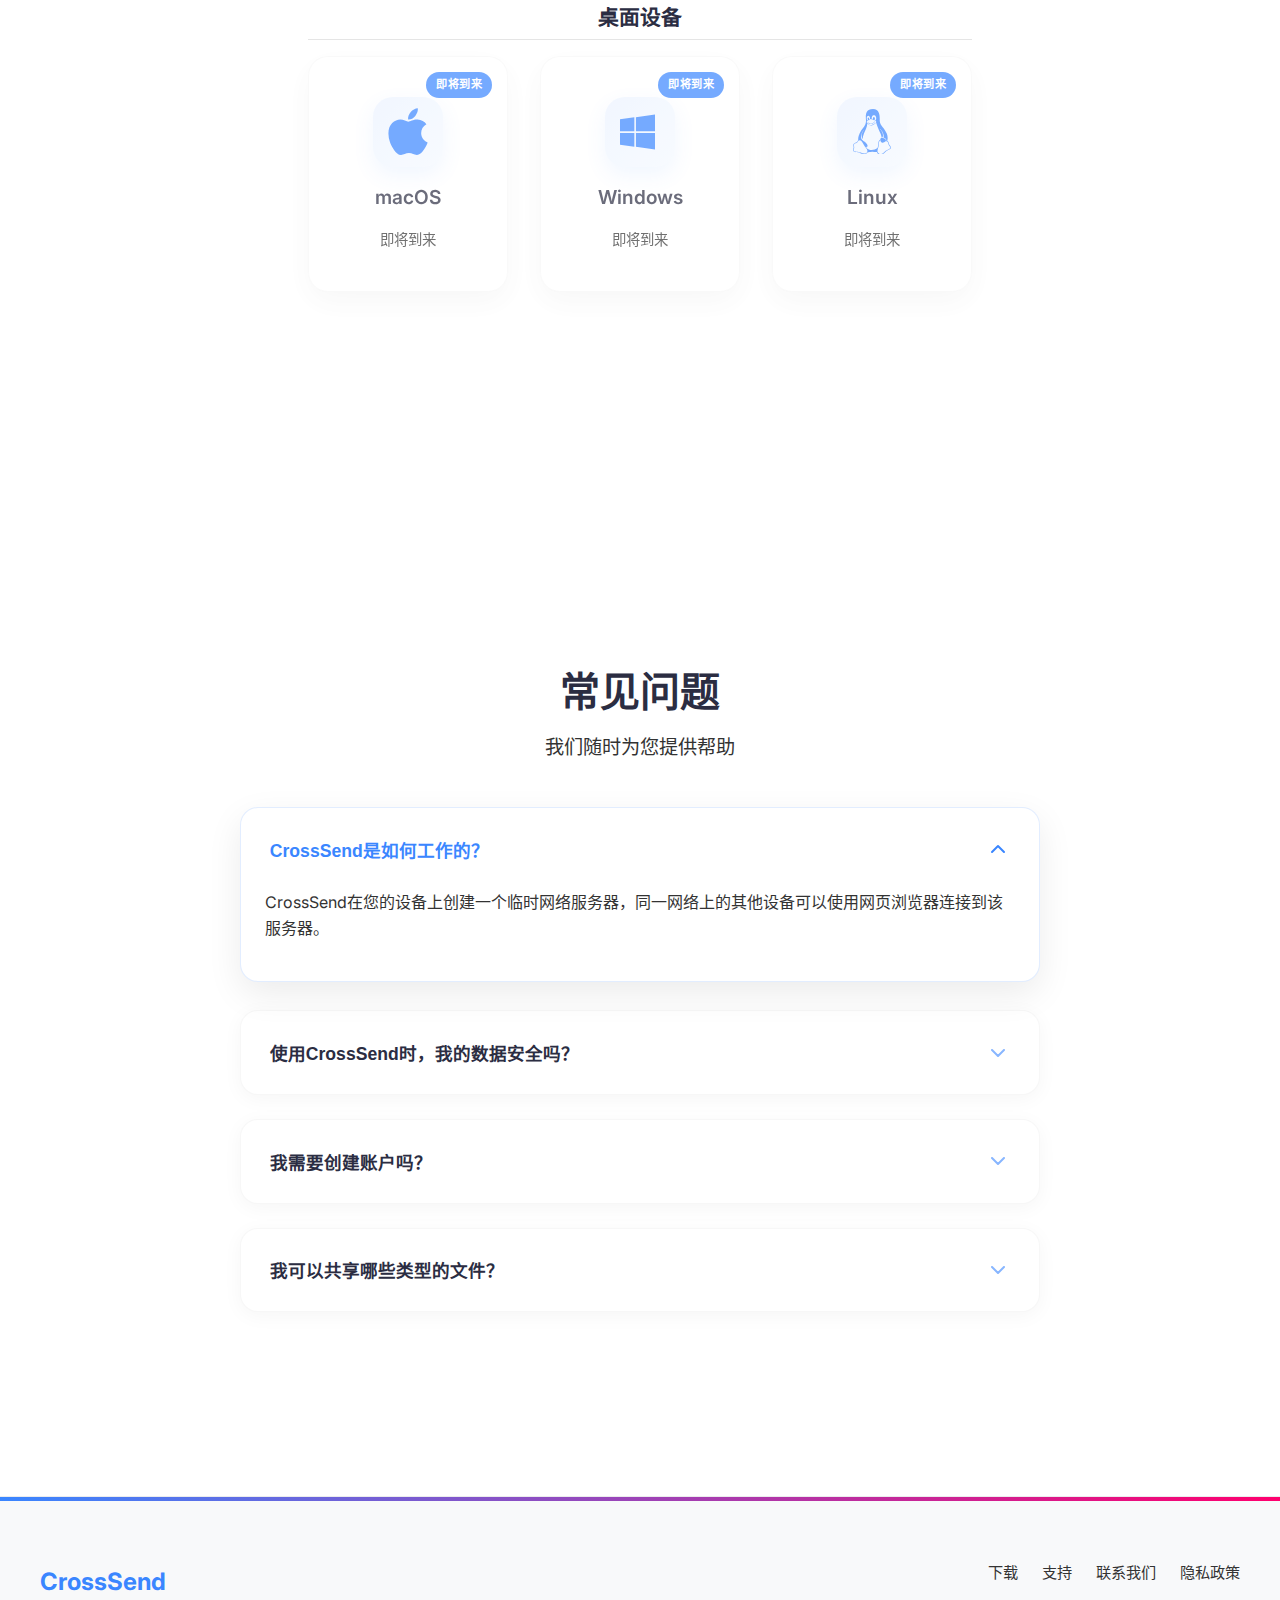
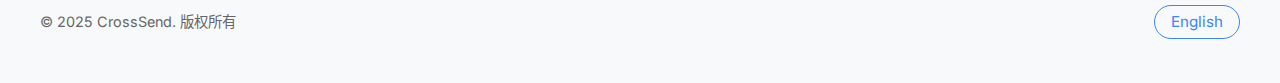
<file: zh/index.html>
<!DOCTYPE html><html lang="zh-CN"> <head><meta charset="UTF-8"><meta name="viewport" content="width=device-width"><meta name="generator" content="Astro v5.7.12"><meta name="description" content="CrossSend让在设备之间共享文件、媒体和文本变得简单，接收端无需安装应用程序。"><link rel="alternate" hreflang="zh" href="https://linrong.github.io/zh"><link rel="alternate" hreflang="en" href="https://linrong.github.io/"><title>CrossSend</title><link rel="preconnect" href="https://fonts.googleapis.com"><link rel="preconnect" href="https://fonts.gstatic.com" crossorigin><link href="https://fonts.googleapis.com/css2?family=Inter:wght@300;400;500;600;700&display=swap" rel="stylesheet"><link rel="stylesheet" href="/_astro/index.BpEndn-e.css">
<link rel="stylesheet" href="/_astro/contact.KEWBjSPP.css">
<style>.modern-container[data-astro-cid-yg6xhirs]{max-width:100%}.spacer[data-astro-cid-yg6xhirs]{height:6rem}@media (max-width: 768px){.spacer[data-astro-cid-yg6xhirs]{height:4rem}}
</style></head> <body> <header class="minimal-header" data-astro-cid-utfei7nu> <div class="header-container" data-astro-cid-utfei7nu> <div class="logo" data-astro-cid-utfei7nu> <a href="/zh" data-astro-cid-utfei7nu>CrossSend</a> </div> <nav data-astro-cid-utfei7nu>  <a href="#download" data-astro-cid-utfei7nu>下载</a> <a href="#faq" data-astro-cid-utfei7nu>支持</a>  <a href="/" class="lang-switch" data-astro-cid-utfei7nu>English</a> </nav> </div> </header>  <main>  <div class="modern-container" data-astro-cid-yg6xhirs> <section class="minimal-hero" data-astro-cid-tinpwqrf> <div class="content" data-astro-cid-tinpwqrf> <h1 data-astro-cid-tinpwqrf>轻松跨设备共享文件</h1> <p class="subtitle" data-astro-cid-tinpwqrf>CrossSend让在设备之间共享文件、媒体和文本变得简单，接收端无需安装应用程序。</p> <div class="cta-buttons" data-astro-cid-tinpwqrf> <a href="#download" class="btn btn-primary" data-astro-cid-tinpwqrf>开始使用</a> <a href="#faq" class="btn btn-secondary" data-astro-cid-tinpwqrf>了解更多</a> </div> </div> <div class="hero-image" data-astro-cid-tinpwqrf> <div class="phone-container" data-astro-cid-tinpwqrf> <div class="device-mockup" data-astro-cid-tinpwqrf> <div class="device-screen" data-astro-cid-tinpwqrf> <div class="app-ui use-animation" data-astro-cid-tinpwqrf> <div class="screenshot-container" data-astro-cid-tinpwqrf> <img src="/_astro/chat.Blp2bw5m.png" alt="CrossSend App Interface" class="active" loading="eager" fetchpriority="high" data-astro-cid-tinpwqrf> <img src="/_astro/connection.BgJc87HZ.png" alt="Connection Info Screen" loading="lazy" data-astro-cid-tinpwqrf> <img src="/_astro/devicelist.DnPKrW2q.png" alt="Device List Screen" loading="lazy" data-astro-cid-tinpwqrf> <img src="/_astro/safari.BigbZtci.png" alt="Safari Integration" loading="lazy" data-astro-cid-tinpwqrf> </div> </div> </div> </div> <!-- 导航圆点 --> <div class="carousel-dots" data-astro-cid-tinpwqrf> <button class="dot active" aria-label="第1张图片" data-index="0" data-astro-cid-tinpwqrf></button> <button class="dot" aria-label="第2张图片" data-index="1" data-astro-cid-tinpwqrf></button> <button class="dot" aria-label="第3张图片" data-index="2" data-astro-cid-tinpwqrf></button> <button class="dot" aria-label="第4张图片" data-index="3" data-astro-cid-tinpwqrf></button> </div> </div> </div> </section> <script type="module">document.addEventListener("DOMContentLoaded",()=>{const l=document.querySelector(".phone-container"),o=l.querySelectorAll(".screenshot-container img"),a=l.querySelectorAll(".carousel-dots .dot");let n=0,c;function u(){const s=[];return o.forEach((e,t)=>{if(e.complete)t===0&&(e.classList.add("active"),a[0].classList.add("active"));else{const r=new Promise(d=>{e.onload=()=>{d(),t===0&&(e.classList.add("active"),a[0].classList.add("active"))},e.onerror=()=>d()});s.push(r)}}),Promise.all(s)}function i(s){document.querySelector(".app-ui").classList.remove("use-animation"),o.forEach(t=>{t.style.animation="none",t.classList.remove("active")}),a.forEach(t=>{t.classList.remove("active")}),n=s,o[n].classList.add("active"),a[n].classList.add("active"),c&&(clearInterval(c),c=setInterval(()=>{i((n+1)%o.length)},4e3))}a.forEach((s,e)=>{s.addEventListener("click",()=>{i(e)})});function v(){window.matchMedia("(prefers-reduced-motion: no-preference)").matches?o.forEach((e,t)=>{e.addEventListener("transitionrun",()=>{e.classList.contains("active")&&(a.forEach(r=>r.classList.remove("active")),a[t].classList.add("active"),n=t)})}):c=setInterval(()=>{i((n+1)%o.length)},4e3)}u().then(()=>{v()})});</script>  <div class="divider-section" data-astro-cid-itnclugy> <div class="divider-shape" data-astro-cid-itnclugy> <svg viewBox="0 0 1200 120" preserveAspectRatio="none" data-astro-cid-itnclugy> <path d="M321.39,56.44c58-10.79,114.16-30.13,172-41.86,82.39-16.72,168.19-17.73,250.45-.39C823.78,31,906.67,72,985.66,92.83c70.05,18.48,146.53,26.09,214.34,3V0H0V27.35A600.21,600.21,0,0,0,321.39,56.44Z" data-astro-cid-itnclugy></path> </svg> </div> </div>  <section id="download" class="minimal-download" data-astro-cid-cstctnko> <h2 data-astro-cid-cstctnko>下载CrossSend</h2> <p class="subtitle" data-astro-cid-cstctnko>适用于所有主要平台</p> <div class="device-selection" data-astro-cid-cstctnko> <h3 data-astro-cid-cstctnko>选择您的设备</h3> <div class="platforms" data-astro-cid-cstctnko> <!-- 移动设备 --> <div class="platform-category" data-astro-cid-cstctnko> <h4 data-astro-cid-cstctnko>移动设备</h4> <div class="device-cards" data-astro-cid-cstctnko> <!-- iOS平台 --> <a href="https://apps.apple.com/app/id-placeholder" class="platform-card" target="_blank" rel="noopener" data-astro-cid-cstctnko> <div class="platform-icon" data-astro-cid-cstctnko> <svg xmlns="http://www.w3.org/2000/svg" viewBox="0 0 384 512" fill="currentColor" data-astro-cid-cstctnko> <path d="M318.7 268.7c-.2-36.7 16.4-64.4 50-84.8-18.8-26.9-47.2-41.7-84.7-44.6-35.5-2.8-74.3 20.7-88.5 20.7-15 0-49.4-19.7-76.4-19.7C63.3 141.2 4 184.8 4 273.5q0 39.3 14.4 81.2c12.8 36.7 59 126.7 107.2 125.2 25.2-.6 43-17.9 75.8-17.9 31.8 0 48.3 17.9 76.4 17.9 48.6-.7 90.4-82.5 102.6-119.3-65.2-30.7-61.7-90-61.7-91.9zm-56.6-164.2c27.3-32.4 24.8-61.9 24-72.5-24.1 1.4-52 16.4-67.9 34.9-17.5 19.8-27.8 44.3-25.6 71.9 26.1 2 49.9-11.4 69.5-34.3z" data-astro-cid-cstctnko></path> </svg> </div> <h5 data-astro-cid-cstctnko>iPhone / iPad</h5> <span class="download-info" data-astro-cid-cstctnko>前往App Store下载</span> </a> <!-- Android平台 --> <div class="platform-card coming-soon-card status-development" data-platform="android" data-astro-cid-cstctnko> <div class="platform-icon" data-astro-cid-cstctnko> <svg xmlns="http://www.w3.org/2000/svg" viewBox="0 0 576 512" fill="currentColor" data-astro-cid-cstctnko> <path d="M420.55 301.93a24 24 0 1 1 24-24 24 24 0 0 1 -24 24m-265.1 0a24 24 0 1 1 24-24 24 24 0 0 1 -24 24m273.7-144.48 47.94-83a10 10 0 1 0 -17.27-10l-48.54 84.07a301.25 301.25 0 0 0 -246.56 0l-48.54-84.07a10 10 0 1 0 -17.27 10l47.94 83C64.53 202.22 8.24 285.55 0 384H576c-8.24-98.45-64.54-181.78-146.85-226.55" data-astro-cid-cstctnko></path> </svg> </div> <h5 data-astro-cid-cstctnko>Android设备</h5> <div class="coming-soon-badge" data-astro-cid-cstctnko>即将到来</div>  <span class="download-info" data-astro-cid-cstctnko>即将到来</span> </div> </div> </div> <!-- 桌面设备 --> <div class="platform-category" data-astro-cid-cstctnko> <h4 data-astro-cid-cstctnko>桌面设备</h4> <div class="device-cards" data-astro-cid-cstctnko> <!-- macOS平台 --> <div class="platform-card coming-soon-card status-development" data-platform="macos" data-astro-cid-cstctnko> <div class="platform-icon" data-astro-cid-cstctnko> <svg xmlns="http://www.w3.org/2000/svg" viewBox="0 0 384 512" fill="currentColor" data-astro-cid-cstctnko> <path d="M318.7 268.7c-.2-36.7 16.4-64.4 50-84.8-18.8-26.9-47.2-41.7-84.7-44.6-35.5-2.8-74.3 20.7-88.5 20.7-15 0-49.4-19.7-76.4-19.7C63.3 141.2 4 184.8 4 273.5q0 39.3 14.4 81.2c12.8 36.7 59 126.7 107.2 125.2 25.2-.6 43-17.9 75.8-17.9 31.8 0 48.3 17.9 76.4 17.9 48.6-.7 90.4-82.5 102.6-119.3-65.2-30.7-61.7-90-61.7-91.9zm-56.6-164.2c27.3-32.4 24.8-61.9 24-72.5-24.1 1.4-52 16.4-67.9 34.9-17.5 19.8-27.8 44.3-25.6 71.9 26.1 2 49.9-11.4 69.5-34.3z" data-astro-cid-cstctnko></path> </svg> </div> <h5 data-astro-cid-cstctnko>macOS</h5> <div class="coming-soon-badge" data-astro-cid-cstctnko>即将到来</div>  <span class="download-info" data-astro-cid-cstctnko>即将到来</span> </div> <!-- Windows平台 --> <div class="platform-card coming-soon-card status-development" data-platform="windows" data-astro-cid-cstctnko> <div class="platform-icon" data-astro-cid-cstctnko> <svg xmlns="http://www.w3.org/2000/svg" viewBox="0 0 512 512" fill="currentColor" data-astro-cid-cstctnko> <path d="M0 93.7l183.6-25.3v177.4H0V93.7zm0 324.6l183.6 25.3V268.4H0v149.9zm203.8 28L448 480V268.4H203.8v177.9zm0-380.6v180.1H448V32L203.8 65.7z" data-astro-cid-cstctnko></path> </svg> </div> <h5 data-astro-cid-cstctnko>Windows</h5> <div class="coming-soon-badge" data-astro-cid-cstctnko>即将到来</div>  <span class="download-info" data-astro-cid-cstctnko>即将到来</span> </div> <!-- Linux平台 --> <div class="platform-card coming-soon-card status-development" data-platform="linux" data-astro-cid-cstctnko> <div class="platform-icon" data-astro-cid-cstctnko> <svg xmlns="http://www.w3.org/2000/svg" viewBox="0 0 448 512" fill="currentColor" data-astro-cid-cstctnko> <path d="M220.8 123.3c1 .5 1.8 1.7 3 1.7 1.1 0 2.8-.4 2.9-1.5.2-1.4-1.9-2.3-3.2-2.9-1.7-.7-3.9-1-5.5-.1-.4.2-.8.7-.6 1.1.3 1.3 2.3 1.1 3.4 1.7zm-21.9 1.7c1.2 0 2-1.2 3-1.7 1.1-.6 3.1-.4 3.5-1.6.2-.4-.2-.9-.6-1.1-1.6-.9-3.8-.6-5.5.1-1.3.6-3.4 1.5-3.2 2.9.1 1 1.8 1.5 2.8 1.4zM420 403.8c-3.6-4-5.3-11.6-7.2-19.7-1.8-8.1-3.9-16.8-10.5-22.4-1.3-1.1-2.6-2.1-4-2.9-1.3-.8-2.7-1.5-4.1-2 9.2-27.3 5.6-54.5-3.7-79.1-11.4-30.1-31.3-56.4-46.5-74.4-17.1-21.5-33.7-41.9-33.4-72C311.1 85.4 315.7.1 234.8 0 132.4-.2 158 103.4 156.9 135.2c-1.7 23.4-6.4 41.8-22.5 64.7-18.9 22.5-45.5 58.8-58.1 96.7-6 17.9-8.8 36.1-6.2 53.3-6.5 5.8-11.4 14.7-16.6 20.2-4.2 4.3-10.3 5.9-17 8.3s-14 6-18.5 14.5c-2.1 3.9-2.8 8.1-2.8 12.4 0 3.9.6 7.9 1.2 11.8 1.2 8.1 2.5 15.7.8 20.8-5.2 14.4-5.9 24.4-2.2 31.7 3.8 7.3 11.4 10.5 20.1 12.3 17.3 3.6 40.8 2.7 59.3 12.5 19.8 10.4 39.9 14.1 55.9 10.4 11.6-2.6 21.1-9.6 25.9-20.2 12.5-.1 26.3-5.4 48.3-6.6 14.9-1.2 33.6 5.3 55.1 4.1.6 2.3 1.4 4.6 2.5 6.7v.1c8.3 16.7 23.8 24.3 40.3 23 16.6-1.3 34.1-11 48.3-27.9 13.6-16.4 36-23.2 50.9-32.2 7.4-4.5 13.4-10.1 13.9-18.3.4-8.2-4.4-17.3-15.5-29.7zM223.7 87.3c9.8-22.2 34.2-21.8 44-.4 6.5 14.2 3.6 30.9-4.3 40.4-1.6-.8-5.9-2.6-12.6-4.9 1.1-1.2 3.1-2.7 3.9-4.6 4.8-11.8-.2-27-9.1-27.3-7.3-.5-13.9 10.8-11.8 23-4.1-2-9.4-3.5-13-4.4-1-6.9-.3-14.6 2.9-21.8zM183 75.8c10.1 0 20.8 14.2 19.1 33.5-3.5 1-7.1 2.5-10.2 4.6 1.2-8.9-3.3-20.1-9.6-19.6-8.4.7-9.8 21.2-1.8 28.1 1 .8 1.9-.2-5.9 5.5-15.6-14.6-10.5-52.1 8.4-52.1zm-13.6 60.7c6.2-4.6 13.6-10 14.1-10.5 4.7-4.4 13.5-14.2 27.9-14.2 7.1 0 15.6 2.3 25.9 8.9 6.3 4.1 11.3 4.4 22.6 9.3 8.4 3.5 13.7 9.7 10.5 18.2-2.6 7.1-11 14.4-22.7 18.1-11.1 3.6-19.8 16-38.2 14.9-3.9-.2-7-1-9.6-2.1-8-3.5-12.2-10.4-20-15-8.6-4.8-13.2-10.4-14.7-15.3-1.4-4.9 0-9 4.2-12.3zm3.3 334c-2.7 35.1-43.9 34.4-75.3 18-29.9-15.8-68.6-6.5-76.5-21.9-2.4-4.7-2.4-12.7 2.6-26.4v-.2c2.4-7.6.6-16-.6-23.9-1.2-7.8-1.8-15 .9-20 3.5-6.7 8.5-9.1 14.8-11.3 10.3-3.7 11.8-3.4 19.6-9.9 5.5-5.7 9.5-12.9 14.3-18 5.1-5.5 10-8.1 17.7-6.9 8.1 1.2 15.1 6.8 21.9 16l19.6 35.6c9.5 19.9 43.1 48.4 41 68.9zm-1.4-25.9c-4.1-6.6-9.6-13.6-14.4-19.6 7.1 0 14.2-2.2 16.7-8.9 2.3-6.2 0-14.9-7.4-24.9-13.5-18.2-38.3-32.5-38.3-32.5-13.5-8.4-21.1-18.7-24.6-29.9s-3-23.3-.3-35.2c5.2-22.9 18.6-45.2 27.2-59.2 2.3-1.7.8 3.2-8.7 20.8-8.5 16.1-24.4 53.3-2.6 82.4.6-20.7 5.5-41.8 13.8-61.5 12-27.4 37.3-74.9 39.3-112.7 1.1.8 4.6 3.2 6.2 4.1 4.6 2.7 8.1 6.7 12.6 10.3 12.4 10 28.5 9.2 42.4 1.2 6.2-3.5 11.2-7.5 15.9-9 9.9-3.1 17.8-8.6 22.3-15 7.7 30.4 25.7 74.3 37.2 95.7 6.1 11.4 18.3 35.5 23.6 64.6 3.3-.1 7 .4 10.9 1.4 13.8-35.7-11.7-74.2-23.3-84.9-4.7-4.6-4.9-6.6-2.6-6.5 12.6 11.2 29.2 33.7 35.2 59 2.8 11.6 3.3 23.7.4 35.7 16.4 6.8 35.9 17.9 30.7 34.8-2.2-.1-3.2 0-4.2 0 3.2-10.1-3.9-17.6-22.8-26.1-19.6-8.6-36-8.6-38.3 12.5-12.1 4.2-18.3 14.7-21.4 27.3-2.8 11.2-3.6 24.7-4.4 39.9-.5 7.7-3.6 18-6.8 29-32.1 22.9-76.7 32.9-114.3 7.2zm257.4-11.5c-.9 16.8-41.2 19.9-63.2 46.5-13.2 15.7-29.4 24.4-43.6 25.5s-26.5-4.8-33.7-19.3c-4.7-11.1-2.4-23.1 1.1-36.3 3.7-14.2 9.2-28.8 9.9-40.6.8-15.2 1.7-28.5 4.2-38.7 2.6-10.3 6.6-17.2 13.7-21.1.3-.2.7-.3 1-.5.8 13.2 7.3 26.6 18.8 29.5 12.6 3.3 30.7-7.5 38.4-16.3 9-.3 15.7-.9 22.6 5.1 9.9 8.5 7.1 30.3 17.1 41.6 10.6 11.6 14 19.5 13.7 24.6zM173.3 148.7c2 1.9 4.7 4.5 8 7.1 6.6 5.2 15.8 10.6 27.3 10.6 11.6 0 22.5-5.9 31.8-10.8 4.9-2.6 10.9-7 14.8-10.4s5.9-6.3 3.1-6.6-2.6 2.6-6 5.1c-4.4 3.2-9.7 7.4-13.9 9.8-7.4 4.2-19.5 10.2-29.9 10.2s-18.7-4.8-24.9-9.7c-5.2-4.1-8.3-8.3-8.3-8.3s-1.2 1.6-.7 2.1.9.9.7.9z" data-astro-cid-cstctnko></path> </svg> </div> <h5 data-astro-cid-cstctnko>Linux</h5> <div class="coming-soon-badge" data-astro-cid-cstctnko>即将到来</div>  <span class="download-info" data-astro-cid-cstctnko>即将到来</span> </div> </div> </div> </div> </div> </section>   <div class="spacer" data-astro-cid-yg6xhirs></div> <section id="faq" class="minimal-faq" data-astro-cid-esp2gzau> <h2 data-astro-cid-esp2gzau>常见问题</h2> <p class="subtitle" data-astro-cid-esp2gzau>我们随时为您提供帮助</p> <div class="faq-container" data-astro-cid-esp2gzau> <div class="faq-item" data-astro-cid-esp2gzau> <button class="faq-question" data-astro-cid-esp2gzau> <span data-astro-cid-esp2gzau>CrossSend是如何工作的？</span> <svg xmlns="http://www.w3.org/2000/svg" width="24" height="24" viewBox="0 0 24 24" fill="none" stroke="currentColor" stroke-width="2" stroke-linecap="round" stroke-linejoin="round" data-astro-cid-esp2gzau> <polyline points="6 9 12 15 18 9" data-astro-cid-esp2gzau></polyline> </svg> </button> <div class="faq-answer" data-astro-cid-esp2gzau> <p data-astro-cid-esp2gzau>CrossSend在您的设备上创建一个临时网络服务器，同一网络上的其他设备可以使用网页浏览器连接到该服务器。</p> </div> </div><div class="faq-item" data-astro-cid-esp2gzau> <button class="faq-question" data-astro-cid-esp2gzau> <span data-astro-cid-esp2gzau>使用CrossSend时，我的数据安全吗？</span> <svg xmlns="http://www.w3.org/2000/svg" width="24" height="24" viewBox="0 0 24 24" fill="none" stroke="currentColor" stroke-width="2" stroke-linecap="round" stroke-linejoin="round" data-astro-cid-esp2gzau> <polyline points="6 9 12 15 18 9" data-astro-cid-esp2gzau></polyline> </svg> </button> <div class="faq-answer" data-astro-cid-esp2gzau> <p data-astro-cid-esp2gzau>是的。所有传输仅在您的本地网络上进行，数据从不通过任何外部服务器。</p> </div> </div><div class="faq-item" data-astro-cid-esp2gzau> <button class="faq-question" data-astro-cid-esp2gzau> <span data-astro-cid-esp2gzau>我需要创建账户吗？</span> <svg xmlns="http://www.w3.org/2000/svg" width="24" height="24" viewBox="0 0 24 24" fill="none" stroke="currentColor" stroke-width="2" stroke-linecap="round" stroke-linejoin="round" data-astro-cid-esp2gzau> <polyline points="6 9 12 15 18 9" data-astro-cid-esp2gzau></polyline> </svg> </button> <div class="faq-answer" data-astro-cid-esp2gzau> <p data-astro-cid-esp2gzau>不需要。CrossSend不需要任何账户、注册或个人信息。</p> </div> </div><div class="faq-item" data-astro-cid-esp2gzau> <button class="faq-question" data-astro-cid-esp2gzau> <span data-astro-cid-esp2gzau>我可以共享哪些类型的文件？</span> <svg xmlns="http://www.w3.org/2000/svg" width="24" height="24" viewBox="0 0 24 24" fill="none" stroke="currentColor" stroke-width="2" stroke-linecap="round" stroke-linejoin="round" data-astro-cid-esp2gzau> <polyline points="6 9 12 15 18 9" data-astro-cid-esp2gzau></polyline> </svg> </button> <div class="faq-answer" data-astro-cid-esp2gzau> <p data-astro-cid-esp2gzau>您可以共享几乎任何类型的文件，包括文档、图片、视频、音频文件等。</p> </div> </div> </div> </section> <script type="module">document.addEventListener("DOMContentLoaded",()=>{const t=document.querySelectorAll(".faq-question");t.forEach(c=>{c.addEventListener("click",()=>{const e=c.parentElement,s=e.querySelector(".faq-answer"),n=e.classList.contains("active");document.querySelectorAll(".faq-item").forEach(a=>{a!==e&&(a.classList.remove("active"),a.querySelector(".faq-answer").style.maxHeight=null)}),n?(e.classList.remove("active"),s.style.maxHeight=null):(e.classList.add("active"),s.style.maxHeight=s.scrollHeight+"px")})}),t.length>0&&t[0].click()});</script>  </div>  </main> <footer class="minimal-footer" data-astro-cid-wzsdttsf> <div class="footer-container" data-astro-cid-wzsdttsf> <div class="footer-brand" data-astro-cid-wzsdttsf> <a href="/zh" class="logo" data-astro-cid-wzsdttsf>CrossSend</a> <p class="copyright" data-astro-cid-wzsdttsf>&copy; 2025 CrossSend. 版权所有</p> </div> <div class="footer-nav" data-astro-cid-wzsdttsf> <div class="footer-links" data-astro-cid-wzsdttsf> <a href="#download" data-astro-cid-wzsdttsf>下载</a> <a href="#faq" data-astro-cid-wzsdttsf>支持</a> <a href="/zh/contact" data-astro-cid-wzsdttsf>联系我们</a> <a href="/zh/privacy" data-astro-cid-wzsdttsf>隐私政策</a> </div> <div class="language-switch" data-astro-cid-wzsdttsf> <a href="/" data-astro-cid-wzsdttsf>English</a> </div> </div> </div> </footer>  </body></html>
</file>
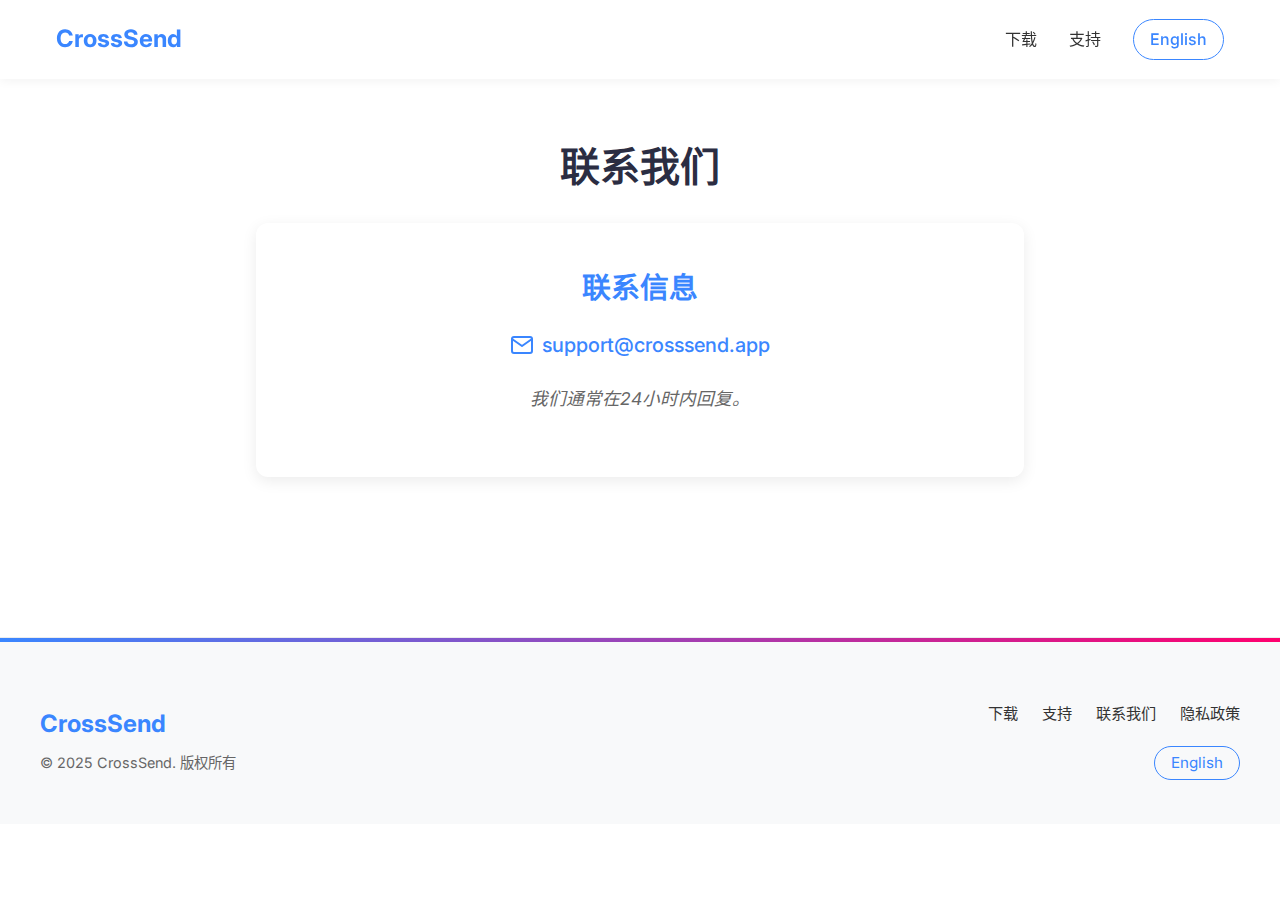
<file: zh/contact/index.html>
<!DOCTYPE html><html lang="zh-CN"> <head><meta charset="UTF-8"><meta name="viewport" content="width=device-width"><meta name="generator" content="Astro v5.7.12"><meta name="description" content="我们通常在24小时内回复。"><link rel="alternate" hreflang="zh" href="https://linrong.github.io/zh/contact"><link rel="alternate" hreflang="en" href="https://linrong.github.io/contact"><title>联系我们 - CrossSend</title><link rel="preconnect" href="https://fonts.googleapis.com"><link rel="preconnect" href="https://fonts.gstatic.com" crossorigin><link href="https://fonts.googleapis.com/css2?family=Inter:wght@300;400;500;600;700&display=swap" rel="stylesheet"><style>.modern-container[data-astro-cid-v2bdx322]{max-width:100%}.contact-container[data-astro-cid-v2bdx322]{max-width:800px;margin:0 auto;padding:4rem 1rem;text-align:center}h1[data-astro-cid-v2bdx322]{font-size:2.5rem;margin-bottom:2rem;color:var(--secondary-color)}.contact-info-card[data-astro-cid-v2bdx322]{background-color:#fff;border-radius:12px;padding:3rem;box-shadow:0 4px 15px #00000014;margin-bottom:2rem}h2[data-astro-cid-v2bdx322]{color:var(--primary-color);margin-bottom:1.5rem;font-size:1.8rem}.email-container[data-astro-cid-v2bdx322]{display:flex;align-items:center;justify-content:center;gap:.5rem;margin-bottom:1.5rem}.email-container[data-astro-cid-v2bdx322] svg[data-astro-cid-v2bdx322]{color:var(--primary-color)}.email-container[data-astro-cid-v2bdx322] a[data-astro-cid-v2bdx322]{font-size:1.25rem;font-weight:500;color:var(--primary-color)}.response-time[data-astro-cid-v2bdx322]{color:var(--light-text-color);font-style:italic;font-size:1.1rem;line-height:1.6}@media (max-width: 768px){.contact-container[data-astro-cid-v2bdx322]{padding:2rem 1rem}h1[data-astro-cid-v2bdx322]{font-size:2rem}.contact-info-card[data-astro-cid-v2bdx322]{padding:2rem 1.5rem}h2[data-astro-cid-v2bdx322]{font-size:1.5rem}.email-container[data-astro-cid-v2bdx322] a[data-astro-cid-v2bdx322]{font-size:1.1rem}}
</style>
<link rel="stylesheet" href="/_astro/contact.KEWBjSPP.css"></head> <body> <header class="minimal-header" data-astro-cid-utfei7nu> <div class="header-container" data-astro-cid-utfei7nu> <div class="logo" data-astro-cid-utfei7nu> <a href="/zh" data-astro-cid-utfei7nu>CrossSend</a> </div> <nav data-astro-cid-utfei7nu>  <a href="#download" data-astro-cid-utfei7nu>下载</a> <a href="#faq" data-astro-cid-utfei7nu>支持</a>  <a href="/contact" class="lang-switch" data-astro-cid-utfei7nu>English</a> </nav> </div> </header>  <main>  <div class="modern-container" data-astro-cid-v2bdx322> <div class="contact-container" data-astro-cid-v2bdx322> <h1 data-astro-cid-v2bdx322>联系我们</h1> <div class="contact-info-card" data-astro-cid-v2bdx322> <h2 data-astro-cid-v2bdx322>联系信息</h2> <div class="email-container" data-astro-cid-v2bdx322> <svg xmlns="http://www.w3.org/2000/svg" width="24" height="24" viewBox="0 0 24 24" fill="none" stroke="currentColor" stroke-width="2" stroke-linecap="round" stroke-linejoin="round" data-astro-cid-v2bdx322> <path d="M4 4h16c1.1 0 2 .9 2 2v12c0 1.1-.9 2-2 2H4c-1.1 0-2-.9-2-2V6c0-1.1.9-2 2-2z" data-astro-cid-v2bdx322></path> <polyline points="22,6 12,13 2,6" data-astro-cid-v2bdx322></polyline> </svg> <a href="mailto:support@crosssend.app" data-astro-cid-v2bdx322>support@crosssend.app</a> </div> <p class="response-time" data-astro-cid-v2bdx322>我们通常在24小时内回复。</p> </div> </div> </div>  </main> <footer class="minimal-footer" data-astro-cid-wzsdttsf> <div class="footer-container" data-astro-cid-wzsdttsf> <div class="footer-brand" data-astro-cid-wzsdttsf> <a href="/zh" class="logo" data-astro-cid-wzsdttsf>CrossSend</a> <p class="copyright" data-astro-cid-wzsdttsf>&copy; 2025 CrossSend. 版权所有</p> </div> <div class="footer-nav" data-astro-cid-wzsdttsf> <div class="footer-links" data-astro-cid-wzsdttsf> <a href="#download" data-astro-cid-wzsdttsf>下载</a> <a href="#faq" data-astro-cid-wzsdttsf>支持</a> <a href="/zh/contact" data-astro-cid-wzsdttsf>联系我们</a> <a href="/zh/privacy" data-astro-cid-wzsdttsf>隐私政策</a> </div> <div class="language-switch" data-astro-cid-wzsdttsf> <a href="/contact" data-astro-cid-wzsdttsf>English</a> </div> </div> </div> </footer>  </body></html>
</file>
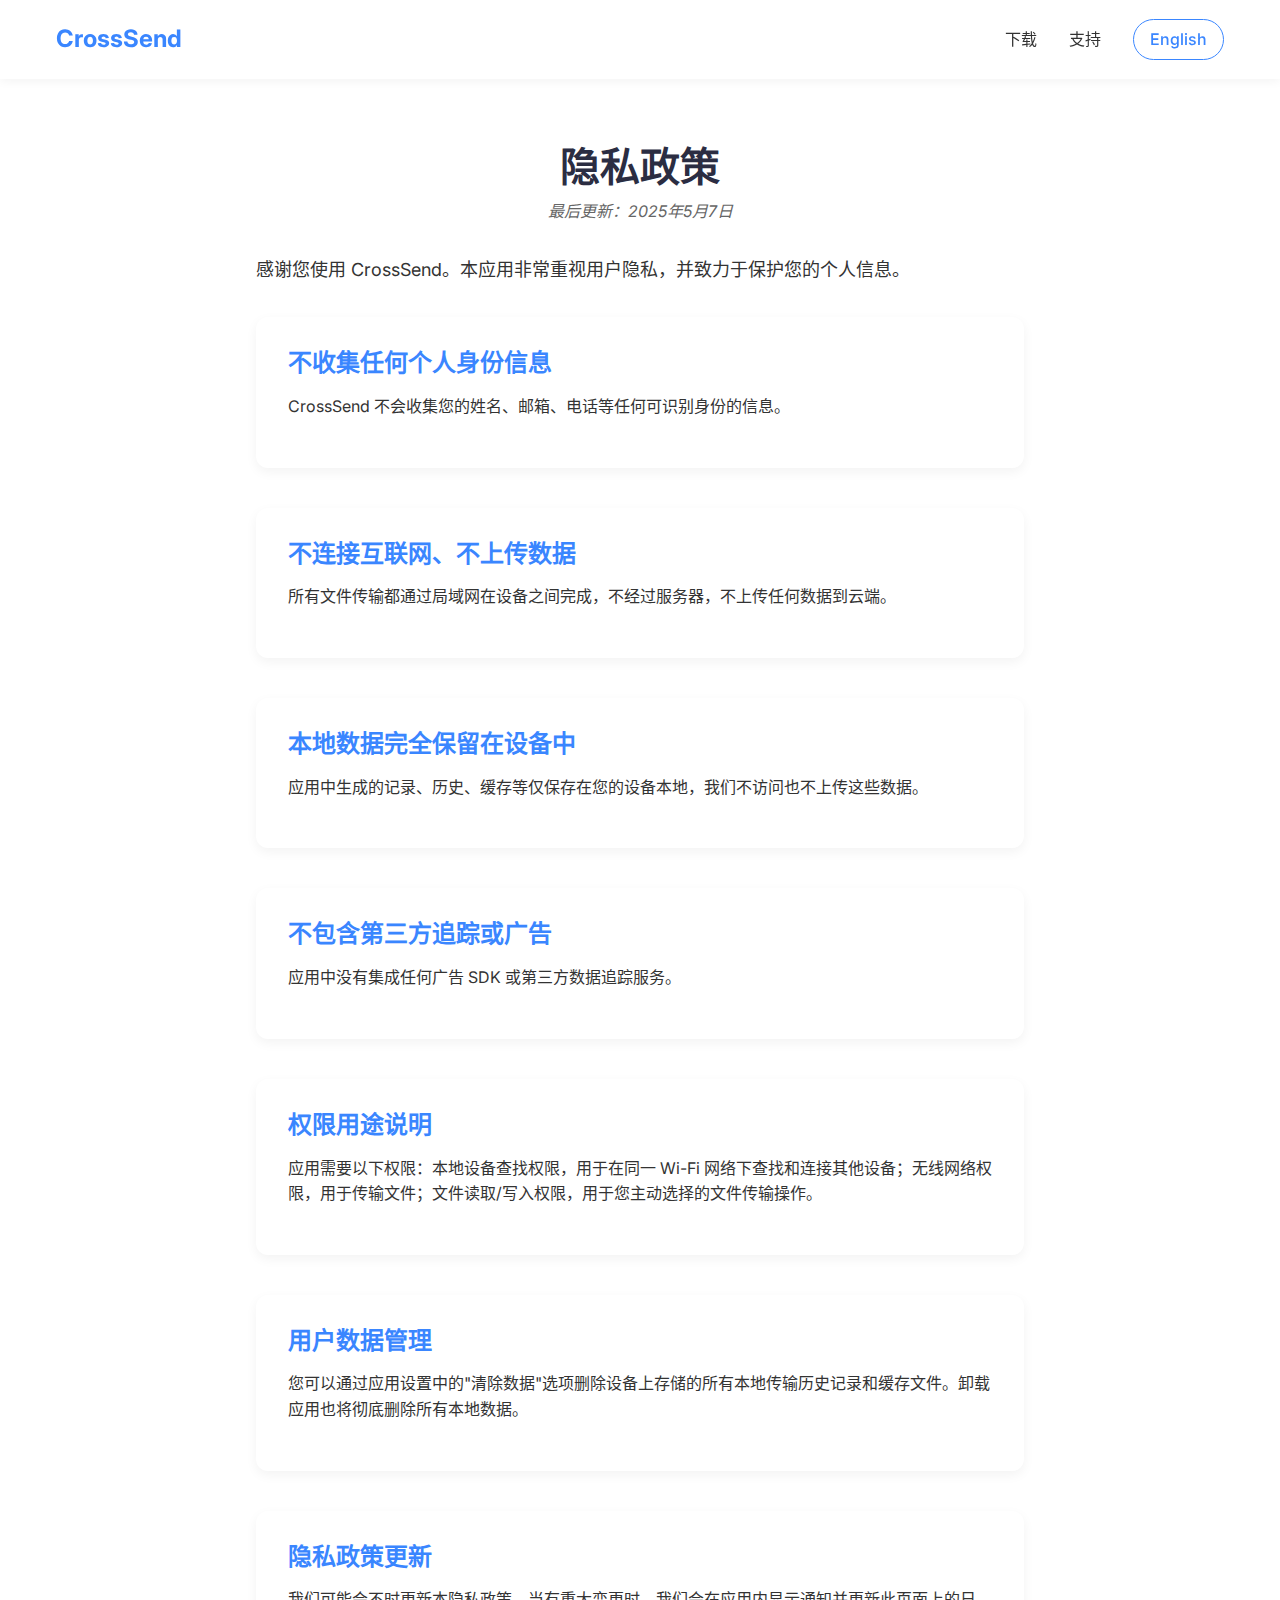
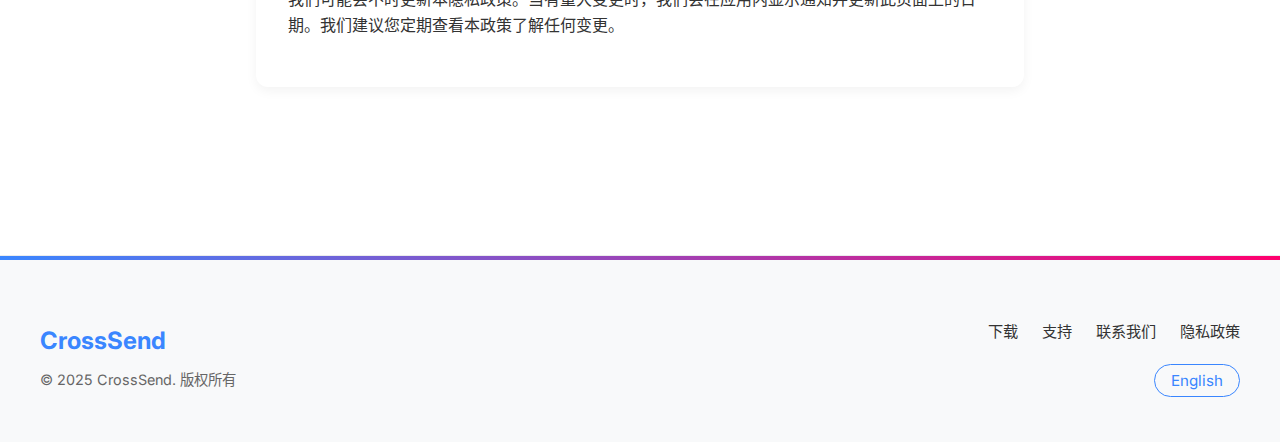
<file: zh/privacy/index.html>
<!DOCTYPE html><html lang="zh-CN"> <head><meta charset="UTF-8"><meta name="viewport" content="width=device-width"><meta name="generator" content="Astro v5.7.12"><!-- SEO Component with all meta tags --><title>隐私政策 - CrossSend</title><link rel="canonical" href="https://crosssend.app/zh/privacy/"><meta name="description" content="感谢您使用 CrossSend。本应用非常重视用户隐私，并致力于保护您的个人信息。"><meta name="robots" content="index, follow"><meta property="og:title" content="隐私政策 - CrossSend"><meta property="og:type" content="website"><meta property="og:image" content="https://crosssend.app/images/crosssend-og.png"><meta property="og:url" content="https://crosssend.app/zh/privacy/"><meta property="og:description" content="感谢您使用 CrossSend。本应用非常重视用户隐私，并致力于保护您的个人信息。"><meta property="og:locale" content="zh_CN"><meta property="og:site_name" content="CrossSend"><meta property="og:image:url" content="https://crosssend.app/images/crosssend-og.png"><meta property="og:image:type" content="image/png"><meta property="og:image:width" content="1200"><meta property="og:image:height" content="630"><meta property="og:image:alt" content="CrossSend - Cross-platform file sharing"><meta name="twitter:card" content="summary_large_image"><meta name="twitter:site" content="@crosssendapp"><meta name="twitter:title" content="隐私政策 - CrossSend"><meta name="twitter:image" content="https://crosssend.app/images/crosssend-og.png"><meta name="twitter:image:alt" content="CrossSend - Cross-platform file sharing"><meta name="twitter:description" content="感谢您使用 CrossSend。本应用非常重视用户隐私，并致力于保护您的个人信息。"><meta name="twitter:creator" content="@crosssendapp"><link rel="icon" type="image/x-icon" href="/app_icon.ico"><link rel="icon" type="image/svg+xml" href="/favicon.svg"><link rel="apple-touch-icon" href="/app_icon.ico"><link rel="manifest" href="/site.webmanifest"><meta name="author" content="CrossSend Team"><meta name="keywords" content="cross-platform file sharing, file transfer, iOS Android file share, Windows Mac file transfer, secure file sharing, CrossSend"><meta name="robots" content="index,follow"><meta name="theme-color" content="#3a86ff"> <!-- 结构化数据 --> <script type="application/ld+json">{"@context":"https://schema.org","@type":"SoftwareApplication","name":"CrossSend","applicationCategory":"UtilitiesApplication","operatingSystem":["iOS","Android","Windows","macOS","Linux"],"offers":{"@type":"Offer","price":"0","priceCurrency":"USD"},"aggregateRating":{"@type":"AggregateRating","ratingValue":"4.8","ratingCount":"1250"},"description":"感谢您使用 CrossSend。本应用非常重视用户隐私，并致力于保护您的个人信息。","url":"https://crosssend.app/zh/privacy/","image":"https://crosssend.app/images/crosssend-og.png","author":{"@type":"Organization","name":"CrossSend Team"}}</script> <!-- 预连接到重要的第三方域名 --> <link rel="preconnect" href="https://fonts.googleapis.com"> <link rel="preconnect" href="https://fonts.gstatic.com" crossorigin> <link rel="dns-prefetch" href="https://static.cloudflareinsights.com"><!-- Language alternates --><link rel="alternate" hreflang="zh" href="https://crosssend.app/zh/privacy"><link rel="alternate" hreflang="en" href="https://crosssend.app/privacy"><!-- Fonts --><link href="https://fonts.googleapis.com/css2?family=Inter:wght@300;400;500;600;700&display=swap" rel="stylesheet"><!-- Cloudflare Web Analytics --><script defer src="https://static.cloudflareinsights.com/beacon.min.js" data-cf-beacon="{&quot;token&quot;: &quot;10482197687a4546a68892ba7a7d340e&quot;}"></script><!-- End Cloudflare Web Analytics --><style>.modern-container[data-astro-cid-uxxxadza]{max-width:100%}.policy[data-astro-cid-uxxxadza]{max-width:800px;margin:0 auto;padding:4rem 1rem}.policy[data-astro-cid-uxxxadza] h1[data-astro-cid-uxxxadza]{font-size:2.5rem;margin-bottom:.5rem;text-align:center}.last-updated[data-astro-cid-uxxxadza]{color:var(--light-text-color);margin-bottom:2rem;font-style:italic;text-align:center}.policy-intro[data-astro-cid-uxxxadza]{margin-bottom:2rem;font-size:1.125rem}.policy-section[data-astro-cid-uxxxadza]{margin-bottom:2.5rem;background-color:#fff;border-radius:12px;padding:2rem;box-shadow:0 4px 12px #0000000d}.policy-section[data-astro-cid-uxxxadza] h2[data-astro-cid-uxxxadza]{font-size:1.5rem;margin-bottom:1rem;color:var(--primary-color)}.policy-section[data-astro-cid-uxxxadza] p[data-astro-cid-uxxxadza]{line-height:1.6}@media (max-width: 768px){.policy[data-astro-cid-uxxxadza]{padding:2rem 1rem}.policy[data-astro-cid-uxxxadza] h1[data-astro-cid-uxxxadza]{font-size:2rem}.policy-section[data-astro-cid-uxxxadza]{padding:1.5rem}.policy-section[data-astro-cid-uxxxadza] h2[data-astro-cid-uxxxadza]{font-size:1.25rem}}
</style>
<link rel="stylesheet" href="/_astro/contact.KEWBjSPP.css"></head> <body> <header class="minimal-header" data-astro-cid-utfei7nu> <div class="header-container" data-astro-cid-utfei7nu> <div class="logo" data-astro-cid-utfei7nu> <a href="/zh" data-astro-cid-utfei7nu>CrossSend</a> </div> <nav data-astro-cid-utfei7nu>  <a href="#download" data-astro-cid-utfei7nu>下载</a> <a href="#faq" data-astro-cid-utfei7nu>支持</a>  <a href="/privacy" class="lang-switch" data-astro-cid-utfei7nu>English</a> </nav> </div> </header>  <main>  <div class="modern-container" data-astro-cid-uxxxadza> <div class="policy" data-astro-cid-uxxxadza> <h1 data-astro-cid-uxxxadza>隐私政策</h1> <p class="last-updated" data-astro-cid-uxxxadza>最后更新：2025年5月7日</p> <div class="policy-intro" data-astro-cid-uxxxadza> <p data-astro-cid-uxxxadza>感谢您使用 CrossSend。本应用非常重视用户隐私，并致力于保护您的个人信息。</p> </div> <div class="policy-sections" data-astro-cid-uxxxadza> <section class="policy-section" data-astro-cid-uxxxadza> <h2 data-astro-cid-uxxxadza>不收集任何个人身份信息</h2> <p data-astro-cid-uxxxadza>CrossSend 不会收集您的姓名、邮箱、电话等任何可识别身份的信息。</p> </section><section class="policy-section" data-astro-cid-uxxxadza> <h2 data-astro-cid-uxxxadza>不连接互联网、不上传数据</h2> <p data-astro-cid-uxxxadza>所有文件传输都通过局域网在设备之间完成，不经过服务器，不上传任何数据到云端。</p> </section><section class="policy-section" data-astro-cid-uxxxadza> <h2 data-astro-cid-uxxxadza>本地数据完全保留在设备中</h2> <p data-astro-cid-uxxxadza>应用中生成的记录、历史、缓存等仅保存在您的设备本地，我们不访问也不上传这些数据。</p> </section><section class="policy-section" data-astro-cid-uxxxadza> <h2 data-astro-cid-uxxxadza>不包含第三方追踪或广告</h2> <p data-astro-cid-uxxxadza>应用中没有集成任何广告 SDK 或第三方数据追踪服务。</p> </section><section class="policy-section" data-astro-cid-uxxxadza> <h2 data-astro-cid-uxxxadza>权限用途说明</h2> <p data-astro-cid-uxxxadza>应用需要以下权限：本地设备查找权限，用于在同一 Wi-Fi 网络下查找和连接其他设备；无线网络权限，用于传输文件；文件读取/写入权限，用于您主动选择的文件传输操作。</p> </section><section class="policy-section" data-astro-cid-uxxxadza> <h2 data-astro-cid-uxxxadza>用户数据管理</h2> <p data-astro-cid-uxxxadza>您可以通过应用设置中的&quot;清除数据&quot;选项删除设备上存储的所有本地传输历史记录和缓存文件。卸载应用也将彻底删除所有本地数据。</p> </section><section class="policy-section" data-astro-cid-uxxxadza> <h2 data-astro-cid-uxxxadza>隐私政策更新</h2> <p data-astro-cid-uxxxadza>我们可能会不时更新本隐私政策。当有重大变更时，我们会在应用内显示通知并更新此页面上的日期。我们建议您定期查看本政策了解任何变更。</p> </section> </div> </div> </div>  </main> <footer class="minimal-footer" data-astro-cid-wzsdttsf> <div class="footer-container" data-astro-cid-wzsdttsf> <div class="footer-brand" data-astro-cid-wzsdttsf> <a href="/zh" class="logo" data-astro-cid-wzsdttsf>CrossSend</a> <p class="copyright" data-astro-cid-wzsdttsf>&copy; 2025 CrossSend. 版权所有</p> </div> <div class="footer-nav" data-astro-cid-wzsdttsf> <div class="footer-links" data-astro-cid-wzsdttsf> <a href="#download" data-astro-cid-wzsdttsf>下载</a> <a href="#faq" data-astro-cid-wzsdttsf>支持</a> <a href="/zh/contact" data-astro-cid-wzsdttsf>联系我们</a> <a href="/zh/privacy" data-astro-cid-wzsdttsf>隐私政策</a> </div> <div class="language-switch" data-astro-cid-wzsdttsf> <a href="/privacy" data-astro-cid-wzsdttsf>English</a> </div> </div> </div> </footer>  </body></html>
</file>
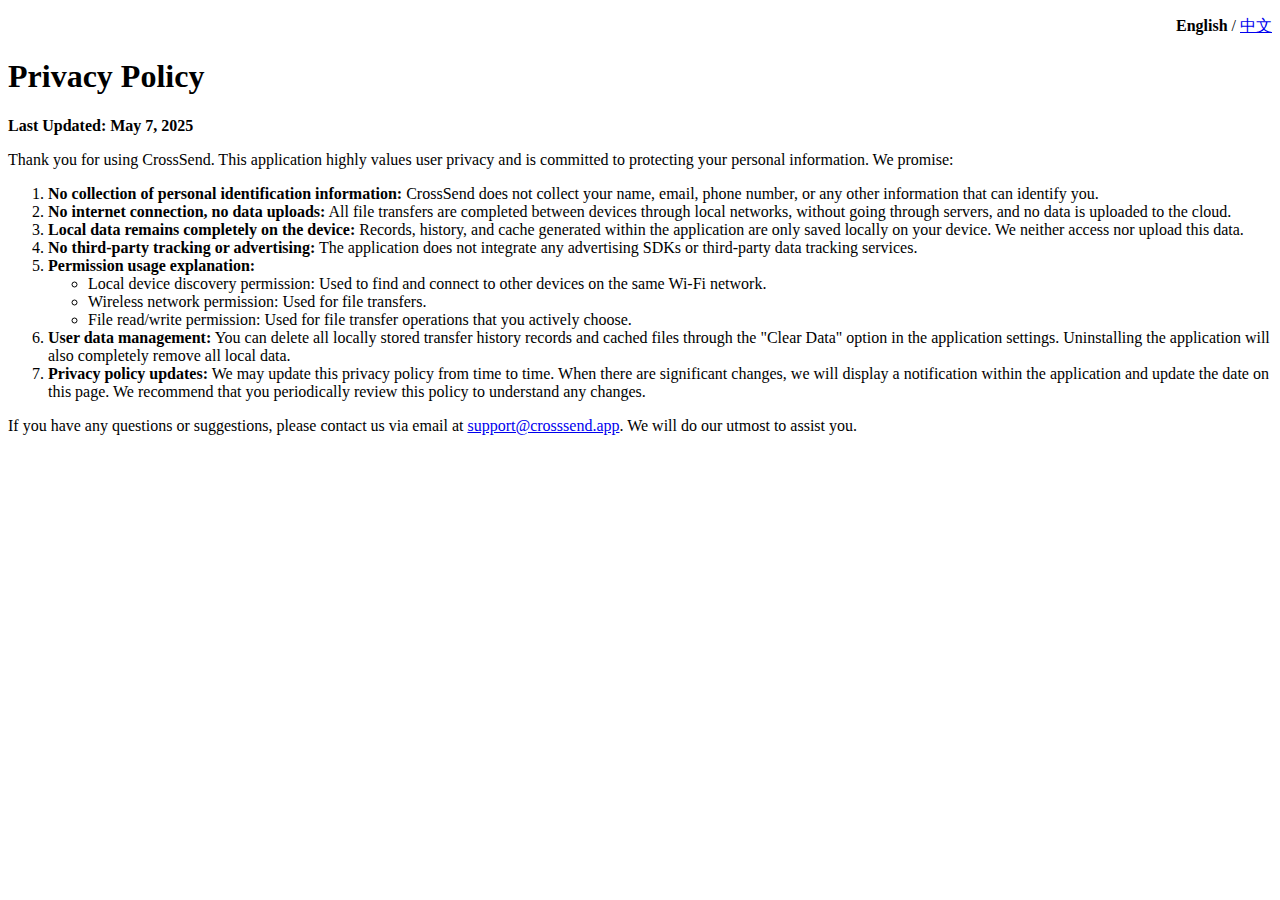
<file: privacy-policy/privacy-policy-en.html>
<!DOCTYPE html>
<html lang="en">
  <head>
    <meta charset="UTF-8" />
    <title>Privacy Policy - CrossSend</title>
  </head>
  <body>
    <p style="text-align:right;">
      <strong>English</strong> / <a href="privacy-policy-zh.html">中文</a>
    </p>
    <h1>Privacy Policy</h1>
    <p><strong>Last Updated: May 7, 2025</strong></p>

    <p>
      Thank you for using CrossSend. This application highly values user privacy and is committed to protecting your personal information. We promise:
    </p>
    <ol>
      <li>
        <strong>No collection of personal identification information:</strong> CrossSend does not collect your name, email, phone number, or any other information that can identify you.
      </li>
      <li>
        <strong>No internet connection, no data uploads:</strong> All file transfers are completed between devices through local networks, without going through servers, and no data is uploaded to the cloud.
      </li>
      <li>
        <strong>Local data remains completely on the device:</strong> Records, history, and cache generated within the application are only saved locally on your device. We neither access nor upload this data.
      </li>
      <li>
        <strong>No third-party tracking or advertising:</strong> The application does not integrate any advertising SDKs or third-party data tracking services.
      </li>
      <li>
        <strong>Permission usage explanation:</strong>
        <ul>
          <li>Local device discovery permission: Used to find and connect to other devices on the same Wi-Fi network.</li>
          <li>Wireless network permission: Used for file transfers.</li>
          <li>File read/write permission: Used for file transfer operations that you actively choose.</li>
        </ul>
      </li>
      <li>
        <strong>User data management:</strong> You can delete all locally stored transfer history records and cached files through the "Clear Data" option in the application settings. Uninstalling the application will also completely remove all local data.
      </li>
      <li>
        <strong>Privacy policy updates:</strong> We may update this privacy policy from time to time. When there are significant changes, we will display a notification within the application and update the date on this page. We recommend that you periodically review this policy to understand any changes.
      </li>
    </ol>
    <p>
      If you have any questions or suggestions, please contact us via email at 
      <a href="mailto:support@crosssend.app">support@crosssend.app</a>. 
      We will do our utmost to assist you.
    </p>
  </body>
</html>
</file>
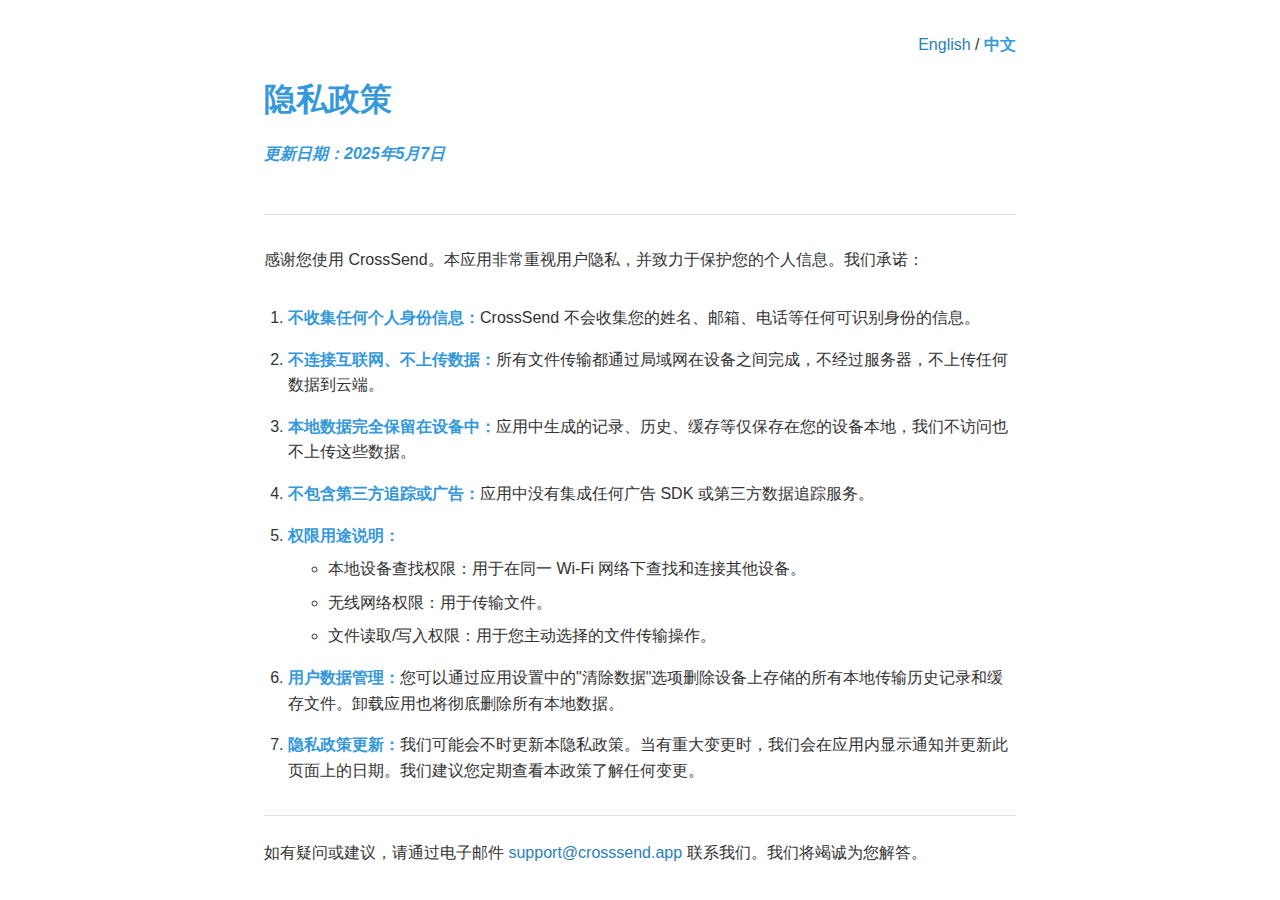
<file: privacy-policy/privacy-policy-zh.html>
<!DOCTYPE html>
<html lang="zh">
  <head>
    <meta charset="UTF-8" />
    <meta name="viewport" content="width=device-width, initial-scale=1.0" />
    <title>隐私政策 - CrossSend</title>
    <link rel="stylesheet" href="style.css" />
  </head>
  <body>
    <div class="container">
      <header>
        <div class="language-switcher">
          <a href="privacy-policy-en.html">English</a> / <strong>中文</strong>
        </div>
        <h1>隐私政策</h1>
        <p class="updated-date"><strong>更新日期：2025年5月7日</strong></p>
      </header>

      <p class="intro">
        感谢您使用
        CrossSend。本应用非常重视用户隐私，并致力于保护您的个人信息。我们承诺：
      </p>
      <ol>
        <li>
          <strong>不收集任何个人身份信息：</strong>CrossSend
          不会收集您的姓名、邮箱、电话等任何可识别身份的信息。
        </li>
        <li>
          <strong>不连接互联网、不上传数据：</strong
          >所有文件传输都通过局域网在设备之间完成，不经过服务器，不上传任何数据到云端。
        </li>
        <li>
          <strong>本地数据完全保留在设备中：</strong
          >应用中生成的记录、历史、缓存等仅保存在您的设备本地，我们不访问也不上传这些数据。
        </li>
        <li>
          <strong>不包含第三方追踪或广告：</strong>应用中没有集成任何广告 SDK
          或第三方数据追踪服务。
        </li>
        <li>
          <strong>权限用途说明：</strong>
          <ul>
            <li>
              本地设备查找权限：用于在同一 Wi-Fi 网络下查找和连接其他设备。
            </li>
            <li>无线网络权限：用于传输文件。</li>
            <li>文件读取/写入权限：用于您主动选择的文件传输操作。</li>
          </ul>
        </li>
        <li>
          <strong>用户数据管理：</strong
          >您可以通过应用设置中的"清除数据"选项删除设备上存储的所有本地传输历史记录和缓存文件。卸载应用也将彻底删除所有本地数据。
        </li>
        <li>
          <strong>隐私政策更新：</strong
          >我们可能会不时更新本隐私政策。当有重大变更时，我们会在应用内显示通知并更新此页面上的日期。我们建议您定期查看本政策了解任何变更。
        </li>
      </ol>

      <footer>
        <p>
          如有疑问或建议，请通过电子邮件
          <a href="mailto:support@crosssend.app">support@crosssend.app</a>
          联系我们。我们将竭诚为您解答。
        </p>
      </footer>
    </div>
  </body>
</html>
</file>
<file: _astro/index.BpEndn-e.css>
.minimal-hero[data-astro-cid-tinpwqrf]{display:flex;align-items:center;gap:3rem;padding:6rem 1rem;min-height:85vh;position:relative;overflow:hidden}.minimal-hero[data-astro-cid-tinpwqrf]:before{content:"";position:absolute;top:-15%;right:-10%;width:40%;height:70%;background:radial-gradient(circle,#3a86ff1a,#3a86ff00 70%);border-radius:50%;z-index:-1}.minimal-hero[data-astro-cid-tinpwqrf]:after{content:"";position:absolute;bottom:-10%;left:-5%;width:30%;height:50%;background:radial-gradient(circle,#ff006e14,#ff006e00 70%);border-radius:50%;z-index:-1}.content[data-astro-cid-tinpwqrf]{flex:1}h1[data-astro-cid-tinpwqrf]{font-size:3.5rem;font-weight:700;margin-bottom:1.5rem;background:linear-gradient(120deg,var(--primary-color),var(--accent-color));-webkit-background-clip:text;-webkit-text-fill-color:transparent;line-height:1.2}.subtitle[data-astro-cid-tinpwqrf]{font-size:1.25rem;color:var(--text-color);margin-bottom:2.5rem;max-width:600px;line-height:1.6}.cta-buttons[data-astro-cid-tinpwqrf]{display:flex;gap:1rem}.btn[data-astro-cid-tinpwqrf]{padding:.9rem 2rem;border-radius:50px;font-weight:600;font-size:1rem;transition:all .3s ease}.btn-primary[data-astro-cid-tinpwqrf]{background-color:var(--primary-color);color:#fff;box-shadow:0 4px 14px #0066cc40}.btn-primary[data-astro-cid-tinpwqrf]:hover{transform:translateY(-3px);box-shadow:0 7px 14px #0066cc4d}.btn-secondary[data-astro-cid-tinpwqrf]{background-color:transparent;color:var(--primary-color);border:2px solid var(--primary-color)}.btn-secondary[data-astro-cid-tinpwqrf]:hover{background-color:#0066cc1a;transform:translateY(-3px)}.hero-image[data-astro-cid-tinpwqrf]{flex:1;display:flex;justify-content:center;align-items:center}.phone-container[data-astro-cid-tinpwqrf]{display:flex;flex-direction:column;align-items:center;max-width:320px}.device-mockup[data-astro-cid-tinpwqrf]{width:280px;height:560px;background:linear-gradient(120deg,#2a2a2a,#1a1a1a);border-radius:36px;box-shadow:0 25px 50px -12px #00000040,0 0 0 2px #ffffff1a,inset 0 0 0 2px #ffffff0d;padding:10px;position:relative;overflow:hidden;transform:perspective(1000px) rotateY(-5deg) rotateX(5deg);transition:all .5s ease}.device-mockup[data-astro-cid-tinpwqrf]:before{content:"";position:absolute;width:60%;height:5px;background:#ffffff26;top:12px;left:20%;border-radius:5px;z-index:2}.device-mockup[data-astro-cid-tinpwqrf]:hover{transform:perspective(1000px) rotateY(-8deg) rotateX(8deg)}.device-screen[data-astro-cid-tinpwqrf]{width:100%;height:100%;background:linear-gradient(170deg,#f5f5f5,#e0e0e0);border-radius:28px;overflow:hidden}.app-ui[data-astro-cid-tinpwqrf]{height:100%;position:relative;overflow:hidden;background-color:#f8f9fa}.screenshot-container[data-astro-cid-tinpwqrf]{position:relative;width:100%;height:100%;overflow:hidden}.screenshot-container[data-astro-cid-tinpwqrf] img[data-astro-cid-tinpwqrf]{position:absolute;top:0;left:0;width:100%;height:100%;object-fit:cover;opacity:0;transition:opacity 1s ease-in-out;z-index:1}.screenshot-container[data-astro-cid-tinpwqrf] img[data-astro-cid-tinpwqrf].active,.screenshot-container[data-astro-cid-tinpwqrf] img[data-astro-cid-tinpwqrf]:first-child{opacity:1;z-index:2}.app-ui[data-astro-cid-tinpwqrf]:before{content:"";position:absolute;top:0;left:0;width:100%;height:100%;background-color:#f8f9fa;background-image:linear-gradient(120deg,var(--primary-color) 0%,transparent 40%),linear-gradient(200deg,var(--accent-color) 10%,transparent 70%);opacity:.7;z-index:0}@keyframes slideshow{0%{opacity:1;z-index:2}20%{opacity:1;z-index:2}25%{opacity:0;z-index:1}95%{opacity:0;z-index:1}to{opacity:1;z-index:2}}.use-animation[data-astro-cid-tinpwqrf] .screenshot-container[data-astro-cid-tinpwqrf] img[data-astro-cid-tinpwqrf]:nth-child(1){opacity:1;z-index:2;animation:slideshow 16s infinite 3s}.use-animation[data-astro-cid-tinpwqrf] .screenshot-container[data-astro-cid-tinpwqrf] img[data-astro-cid-tinpwqrf]:nth-child(2){animation:slideshow 16s infinite 7s}.use-animation[data-astro-cid-tinpwqrf] .screenshot-container[data-astro-cid-tinpwqrf] img[data-astro-cid-tinpwqrf]:nth-child(3){animation:slideshow 16s infinite 11s}.use-animation[data-astro-cid-tinpwqrf] .screenshot-container[data-astro-cid-tinpwqrf] img[data-astro-cid-tinpwqrf]:nth-child(4){animation:slideshow 16s infinite 15s}.carousel-dots[data-astro-cid-tinpwqrf]{position:relative;display:flex;justify-content:center;gap:12px;margin-top:25px;z-index:3;padding:10px 0;width:100%}.carousel-dots[data-astro-cid-tinpwqrf] .dot[data-astro-cid-tinpwqrf]{width:16px;height:16px;border-radius:50%;background-color:#0066cc4d;border:none;padding:0;cursor:pointer;transition:all .3s ease;box-shadow:0 1px 3px #00000026}.carousel-dots[data-astro-cid-tinpwqrf] .dot[data-astro-cid-tinpwqrf]:hover{background-color:#0066cc80;transform:scale(1.1)}.carousel-dots[data-astro-cid-tinpwqrf] .dot[data-astro-cid-tinpwqrf].active{background-color:var(--primary-color);transform:scale(1.25);box-shadow:0 2px 5px #00000040}@media (max-width: 1024px){.minimal-hero[data-astro-cid-tinpwqrf]{flex-direction:column;text-align:center;gap:4rem;padding-top:4rem;padding-bottom:2rem;min-height:auto}h1[data-astro-cid-tinpwqrf]{font-size:2.5rem}.subtitle[data-astro-cid-tinpwqrf]{margin-left:auto;margin-right:auto}.cta-buttons[data-astro-cid-tinpwqrf]{justify-content:center}.hero-image[data-astro-cid-tinpwqrf]{margin:0 auto;max-width:100%}.phone-container[data-astro-cid-tinpwqrf]{max-width:280px;width:100%}.device-mockup[data-astro-cid-tinpwqrf]{width:240px;height:480px;transform:perspective(1000px) rotateY(0) rotateX(5deg);transition:all .5s ease}.carousel-dots[data-astro-cid-tinpwqrf]{margin-top:20px}}@media (max-width: 480px){h1[data-astro-cid-tinpwqrf]{font-size:2rem}.cta-buttons[data-astro-cid-tinpwqrf]{flex-direction:column;width:100%;max-width:300px;margin:0 auto}}.minimal-download[data-astro-cid-cstctnko]{padding:6rem 2rem;text-align:center}h2[data-astro-cid-cstctnko]{font-size:2.5rem;font-weight:700;color:var(--text-color);margin-bottom:1rem}.subtitle[data-astro-cid-cstctnko]{max-width:650px;margin:0 auto 2rem;color:var(--secondary-text);font-size:1.2rem;line-height:1.6}.platforms[data-astro-cid-cstctnko]{display:flex;flex-wrap:wrap;justify-content:center;gap:2rem;max-width:1000px;margin:0 auto}.platform-card[data-astro-cid-cstctnko]{flex:1;min-width:200px;max-width:280px;background:#fff;border-radius:20px;padding:2.5rem 2rem;text-decoration:none;color:var(--text-color);box-shadow:0 10px 30px #0000000d;transition:all .4s cubic-bezier(.165,.84,.44,1);display:flex;flex-direction:column;align-items:center;gap:1.2rem;position:relative;overflow:hidden;border:1px solid rgba(0,0,0,.03);cursor:default}a[data-astro-cid-cstctnko].platform-card{cursor:pointer}.platform-card[data-astro-cid-cstctnko]:after{content:"";position:absolute;top:0;left:0;width:100%;height:100%;background:linear-gradient(120deg,#fff0,#fffc,#fff0);transform:translate(-100%);transition:transform .7s ease}.platform-card[data-astro-cid-cstctnko]:hover{transform:translateY(-12px) scale(1.03);box-shadow:0 25px 50px #0000001f;border-color:#3a86ff26}.platform-card[data-astro-cid-cstctnko]:hover:after{transform:translate(100%)}.platform-icon[data-astro-cid-cstctnko]{width:70px;height:70px;color:var(--primary-color);background:linear-gradient(135deg,#3a86ff1a,#3a86ff0d);border-radius:20px;padding:15px;display:flex;align-items:center;justify-content:center;box-shadow:0 8px 20px #3a86ff1a;transition:all .3s ease}.platform-card[data-astro-cid-cstctnko]:hover .platform-icon[data-astro-cid-cstctnko]{transform:scale(1.1) rotate(5deg);color:var(--accent-color);background:linear-gradient(135deg,#ff006e1a,#ff006e0d);box-shadow:0 10px 25px #ff006e26}.platform-card[data-astro-cid-cstctnko] h3[data-astro-cid-cstctnko],.platform-card[data-astro-cid-cstctnko] h5[data-astro-cid-cstctnko]{font-size:1.2rem;font-weight:600;margin:0}.device-selection[data-astro-cid-cstctnko]{margin:2rem 0 3rem}.device-selection[data-astro-cid-cstctnko] h3[data-astro-cid-cstctnko]{font-size:1.5rem;margin-bottom:1.5rem;color:var(--secondary-color);font-weight:600}.platform-category[data-astro-cid-cstctnko]{margin-bottom:2.5rem}.platform-category[data-astro-cid-cstctnko] h4[data-astro-cid-cstctnko]{font-size:1.3rem;margin-bottom:1rem;border-bottom:1px solid rgba(0,0,0,.1);padding-bottom:.5rem;width:100%;max-width:1000px;margin-left:auto;margin-right:auto}.device-cards[data-astro-cid-cstctnko]{display:flex;flex-wrap:wrap;justify-content:center;gap:2rem}.coming-soon-card[data-astro-cid-cstctnko]{position:relative;overflow:hidden;opacity:.7;transition:opacity .3s}.coming-soon-card[data-astro-cid-cstctnko]:hover{opacity:.85}.coming-soon-badge[data-astro-cid-cstctnko]{position:absolute;top:15px;right:15px;background:var(--primary-color);color:#fff;padding:4px 10px;border-radius:20px;font-size:.7rem;font-weight:600;text-transform:uppercase;letter-spacing:.5px}.status-beta[data-astro-cid-cstctnko] .coming-soon-badge[data-astro-cid-cstctnko]{background:#ff9500}.status-alpha[data-astro-cid-cstctnko] .coming-soon-badge[data-astro-cid-cstctnko]{background:#ff2d55}.release-date[data-astro-cid-cstctnko]{font-size:.8rem;color:var(--secondary-text);margin-top:-.5rem}.download-info[data-astro-cid-cstctnko]{color:var(--secondary-text);font-size:.9rem}@media (max-width: 768px){.platforms[data-astro-cid-cstctnko],.device-cards[data-astro-cid-cstctnko]{flex-direction:column;align-items:center}.platform-card[data-astro-cid-cstctnko]{width:100%;max-width:250px}.minimal-download[data-astro-cid-cstctnko]{padding:4rem 1rem}h2[data-astro-cid-cstctnko]{font-size:2rem}.device-selection[data-astro-cid-cstctnko] h3[data-astro-cid-cstctnko]{font-size:1.3rem}.platform-category[data-astro-cid-cstctnko] h4[data-astro-cid-cstctnko]{font-size:1.2rem}.coming-soon-badge[data-astro-cid-cstctnko]{font-size:.65rem}}.minimal-faq[data-astro-cid-esp2gzau]{padding:6rem 1rem;text-align:center}h2[data-astro-cid-esp2gzau]{font-size:2.5rem;font-weight:700;margin-bottom:1rem;color:var(--secondary-color)}.subtitle[data-astro-cid-esp2gzau]{font-size:1.2rem;color:var(--text-color);margin-bottom:3rem;max-width:600px;margin-left:auto;margin-right:auto}.faq-container[data-astro-cid-esp2gzau]{max-width:800px;margin:0 auto;text-align:left}.faq-item[data-astro-cid-esp2gzau]{margin-bottom:1.5rem;border-radius:18px;overflow:hidden;background-color:#fff;box-shadow:0 4px 20px #0000000a;transition:all .4s cubic-bezier(.165,.84,.44,1);border:1px solid rgba(0,0,0,.03)}.faq-item[data-astro-cid-esp2gzau].active{box-shadow:0 12px 35px #00000014;border-color:#3a86ff26;transform:translateY(-4px)}.faq-question[data-astro-cid-esp2gzau]{width:100%;background:none;border:none;padding:1.8rem;display:flex;justify-content:space-between;align-items:center;cursor:pointer;font-size:1.1rem;font-weight:600;color:var(--secondary-color);text-align:left;transition:all .3s ease;position:relative}.faq-question[data-astro-cid-esp2gzau]:hover{background-color:#00000005;color:var(--primary-color)}.faq-question[data-astro-cid-esp2gzau] svg[data-astro-cid-esp2gzau]{transition:all .4s cubic-bezier(.68,-.6,.32,1.6);min-width:24px;color:var(--primary-color);opacity:.6}.faq-item[data-astro-cid-esp2gzau].active .faq-question[data-astro-cid-esp2gzau]{color:var(--primary-color)}.faq-item[data-astro-cid-esp2gzau].active .faq-question[data-astro-cid-esp2gzau] svg[data-astro-cid-esp2gzau]{transform:rotate(180deg);opacity:1}.faq-answer[data-astro-cid-esp2gzau]{max-height:0;overflow:hidden;transition:max-height .3s ease;padding:0 1.5rem}.faq-answer[data-astro-cid-esp2gzau] p[data-astro-cid-esp2gzau]{padding-bottom:1.5rem;line-height:1.6;color:var(--text-color)}@media (max-width: 768px){.minimal-faq[data-astro-cid-esp2gzau]{padding:4rem 1rem}h2[data-astro-cid-esp2gzau]{font-size:2rem}.faq-question[data-astro-cid-esp2gzau]{padding:1.2rem;font-size:1rem}.faq-answer[data-astro-cid-esp2gzau] p[data-astro-cid-esp2gzau]{padding-bottom:1.2rem}}.divider-section[data-astro-cid-itnclugy]{position:relative;height:80px;width:100%;margin:0;padding:0;overflow:hidden}.divider-shape[data-astro-cid-itnclugy]{position:absolute;bottom:0;left:0;width:100%;overflow:hidden;line-height:0;transform:rotate(180deg)}.divider-shape[data-astro-cid-itnclugy] svg[data-astro-cid-itnclugy]{position:relative;display:block;width:calc(100% + 1.3px);height:80px}.divider-shape[data-astro-cid-itnclugy] path[data-astro-cid-itnclugy]{fill:var(--light-bg-color)}@media (max-width: 768px){.divider-section[data-astro-cid-itnclugy]{height:50px}.divider-shape[data-astro-cid-itnclugy] svg[data-astro-cid-itnclugy]{height:50px}}
</file>
<file: _astro/contact.KEWBjSPP.css>
.minimal-header[data-astro-cid-utfei7nu]{position:sticky;top:0;z-index:100;background-color:#ffffffe6;backdrop-filter:blur(10px);box-shadow:0 2px 10px #0000000d}.header-container[data-astro-cid-utfei7nu]{max-width:1200px;margin:0 auto;display:flex;justify-content:space-between;align-items:center;padding:1.2rem 1rem}.logo[data-astro-cid-utfei7nu] a[data-astro-cid-utfei7nu]{font-size:1.5rem;font-weight:700;color:var(--primary-color);text-decoration:none;transition:color .2s ease}.logo[data-astro-cid-utfei7nu] a[data-astro-cid-utfei7nu]:hover{color:var(--accent-color)}nav[data-astro-cid-utfei7nu]{display:flex;gap:2rem;align-items:center}nav[data-astro-cid-utfei7nu] a[data-astro-cid-utfei7nu]{color:var(--text-color);text-decoration:none;font-weight:500;transition:color .2s ease}nav[data-astro-cid-utfei7nu] a[data-astro-cid-utfei7nu]:hover{color:var(--primary-color)}.lang-switch[data-astro-cid-utfei7nu]{padding:.4rem 1rem;border-radius:50px;border:1px solid var(--primary-color);color:var(--primary-color)!important;transition:all .2s ease!important}.lang-switch[data-astro-cid-utfei7nu]:hover{background-color:var(--primary-color);color:#fff!important}@media (max-width: 768px){.header-container[data-astro-cid-utfei7nu]{padding:1rem}nav[data-astro-cid-utfei7nu]{gap:1rem}.logo[data-astro-cid-utfei7nu] a[data-astro-cid-utfei7nu]{font-size:1.3rem}}@media (max-width: 480px){nav[data-astro-cid-utfei7nu] a[data-astro-cid-utfei7nu]:not(.lang-switch){display:none}}.minimal-footer[data-astro-cid-wzsdttsf]{background-color:var(--light-bg-color);padding:4rem 1rem 3rem;margin-top:4rem;border-top:1px solid rgba(0,0,0,.05);position:relative;overflow:hidden}.minimal-footer[data-astro-cid-wzsdttsf]:before{content:"";position:absolute;top:0;left:0;width:100%;height:4px;background:linear-gradient(90deg,var(--primary-color) 0%,var(--accent-color) 100%)}.footer-container[data-astro-cid-wzsdttsf]{max-width:1200px;margin:0 auto;display:flex;justify-content:space-between;align-items:center;flex-wrap:wrap;gap:2rem}.footer-brand[data-astro-cid-wzsdttsf]{flex:1;min-width:200px}.logo[data-astro-cid-wzsdttsf]{font-size:1.5rem;font-weight:700;color:var(--primary-color);text-decoration:none;margin-bottom:.5rem;display:inline-block}.copyright[data-astro-cid-wzsdttsf]{color:var(--light-text-color);font-size:.9rem;margin:0}.footer-nav[data-astro-cid-wzsdttsf]{flex:2;display:flex;flex-direction:column;gap:1rem;align-items:flex-end}.footer-links[data-astro-cid-wzsdttsf]{display:flex;gap:1.5rem;flex-wrap:wrap;justify-content:flex-end}.footer-links[data-astro-cid-wzsdttsf] a[data-astro-cid-wzsdttsf]{color:var(--text-color);text-decoration:none;font-size:.95rem;transition:color .2s ease}.footer-links[data-astro-cid-wzsdttsf] a[data-astro-cid-wzsdttsf]:hover{color:var(--primary-color)}.language-switch[data-astro-cid-wzsdttsf]{margin-top:.5rem}.language-switch[data-astro-cid-wzsdttsf] a[data-astro-cid-wzsdttsf]{color:var(--primary-color);text-decoration:none;font-size:.95rem;padding:.4rem 1rem;border:1px solid var(--primary-color);border-radius:50px;transition:all .2s ease}.language-switch[data-astro-cid-wzsdttsf] a[data-astro-cid-wzsdttsf]:hover{background-color:var(--primary-color);color:#fff}@media (max-width: 768px){.footer-container[data-astro-cid-wzsdttsf]{flex-direction:column;text-align:center;gap:1.5rem}.footer-nav[data-astro-cid-wzsdttsf]{align-items:center}.footer-links[data-astro-cid-wzsdttsf]{justify-content:center}}:root{--primary-color: #3a86ff;--secondary-color: #2b2d42;--accent-color: #ff006e;--text-color: #333;--light-text-color: #666;--bg-color: #fff;--light-bg-color: #f8f9fa;--border-color: #eaeaea;--max-width: 1200px}*{box-sizing:border-box;margin:0;padding:0}html{scroll-behavior:smooth}body{margin:0;width:100%;height:100%;font-family:Inter,-apple-system,BlinkMacSystemFont,sans-serif;color:var(--text-color);background-color:var(--bg-color);line-height:1.6}main{max-width:var(--max-width);margin:0 auto;padding:0 1rem}a{color:var(--primary-color);text-decoration:none;transition:color .2s ease}a:hover{color:var(--accent-color)}h1,h2,h3,h4,h5,h6{margin-bottom:1rem;line-height:1.2;color:var(--secondary-color)}p{margin-bottom:1rem;line-height:1.6}.container{width:100%;max-width:var(--max-width);margin:0 auto;padding:0 1rem}.btn{display:inline-block;padding:.8rem 1.5rem;border-radius:50px;font-weight:600;cursor:pointer;transition:all .3s ease;text-align:center}.btn-primary{background-color:var(--primary-color);color:#fff;box-shadow:0 4px 14px #3a86ff40}.btn-primary:hover{background-color:var(--primary-color);transform:translateY(-3px);box-shadow:0 7px 14px #3a86ff4d;color:#fff}.btn-secondary{background-color:transparent;border:2px solid var(--primary-color);color:var(--primary-color)}.btn-secondary:hover{background-color:#3a86ff1a;transform:translateY(-3px);color:var(--primary-color)}.section{padding:6rem 0}@media (max-width: 768px){.section{padding:4rem 0}}
</file>
<file: privacy-policy/style.css>
/* CrossSend Privacy Policy Styles */
:root {
  --primary-color: #3498db;
  --text-color: #333;
  --bg-color: #fff;
  --secondary-bg: #f9f9f9;
  --border-color: #e0e0e0;
  --link-color: #2980b9;
  --container-width: 800px;
}

* {
  box-sizing: border-box;
  margin: 0;
  padding: 0;
}

body {
  font-family: -apple-system, BlinkMacSystemFont, "Segoe UI", Roboto, Helvetica, Arial, sans-serif;
  line-height: 1.6;
  color: var(--text-color);
  background-color: var(--bg-color);
  padding: 0;
  margin: 0;
}

.container {
  max-width: var(--container-width);
  margin: 0 auto;
  padding: 2rem 1.5rem;
}

header {
  border-bottom: 1px solid var(--border-color);
  padding-bottom: 1rem;
  margin-bottom: 2rem;
}

.language-switcher {
  text-align: right;
  margin-bottom: 1rem;
}

.language-switcher a {
  color: var(--link-color);
  text-decoration: none;
}

.language-switcher a:hover {
  text-decoration: underline;
}

h1 {
  font-size: 2rem;
  margin-bottom: 1rem;
  color: var(--primary-color);
}

.updated-date {
  font-style: italic;
  color: #666;
  margin-bottom: 2rem;
}

.intro {
  margin-bottom: 2rem;
}

ol {
  padding-left: 1.5rem;
  margin-bottom: 2rem;
}

ul {
  padding-left: 1.5rem;
  margin: 0.5rem 0 1rem 1rem;
}

li {
  margin-bottom: 1rem;
}

li li {
  margin-bottom: 0.5rem;
}

strong {
  color: var(--primary-color);
}

footer {
  border-top: 1px solid var(--border-color);
  padding-top: 1.5rem;
  margin-top: 2rem;
}

a {
  color: var(--link-color);
  text-decoration: none;
}

a:hover {
  text-decoration: underline;
}

/* 响应式设计 */
@media (max-width: 768px) {
  .container {
    padding: 1.5rem 1rem;
  }
  
  h1 {
    font-size: 1.8rem;
  }
}

@media (max-width: 480px) {
  h1 {
    font-size: 1.6rem;
  }
  
  body {
    font-size: 0.95rem;
  }
}
</file>
